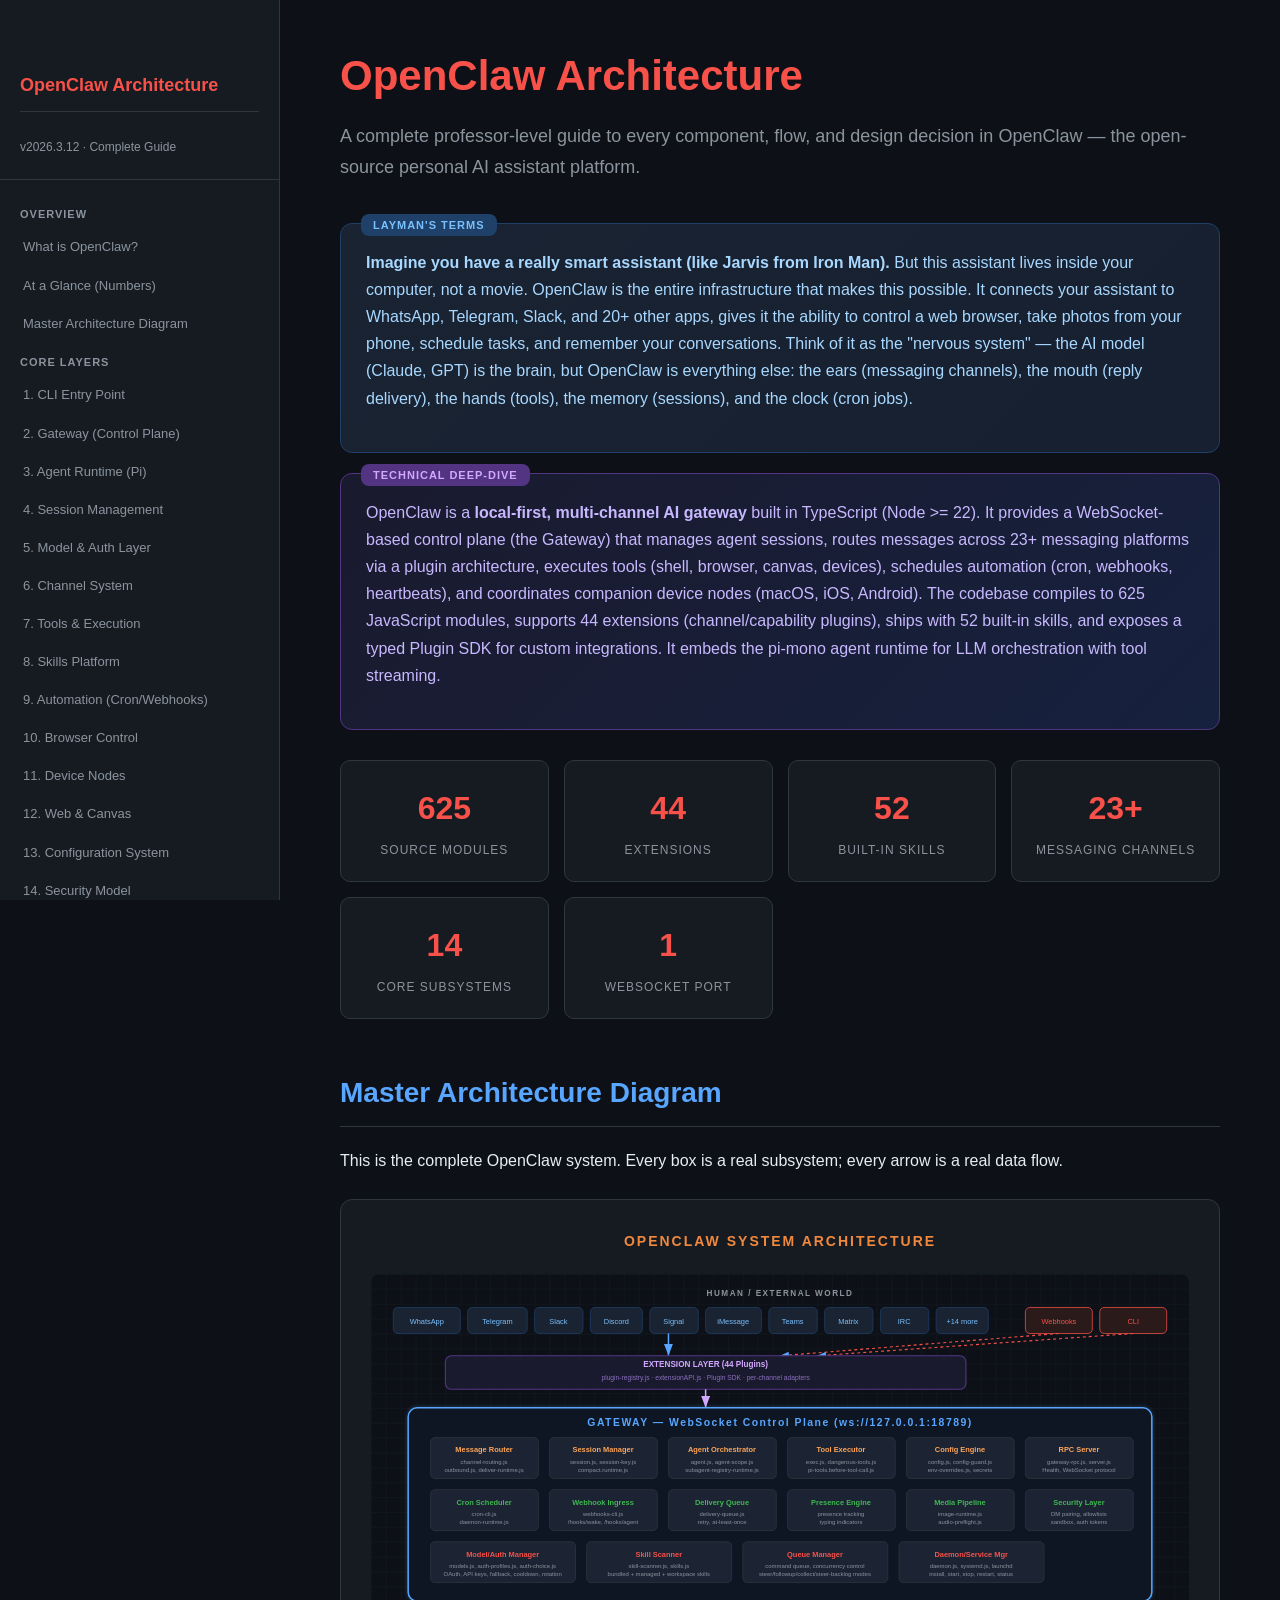
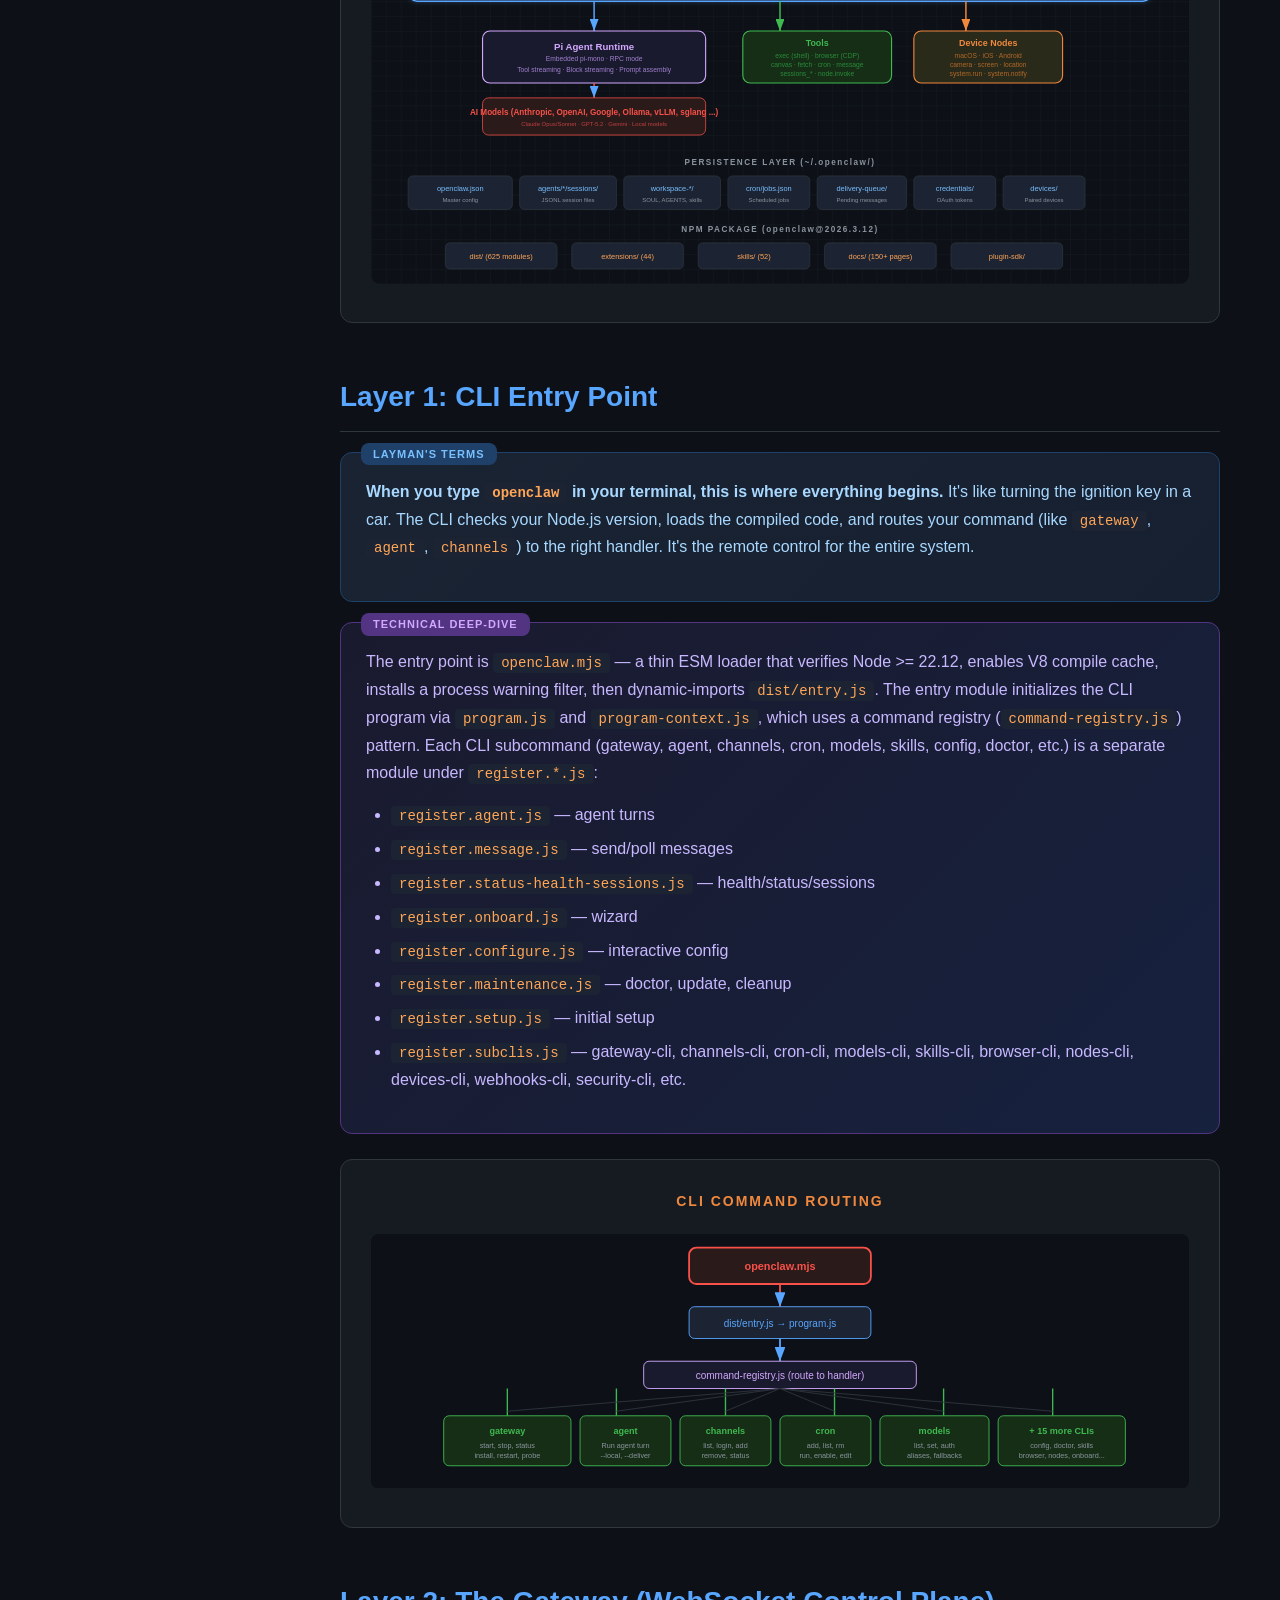
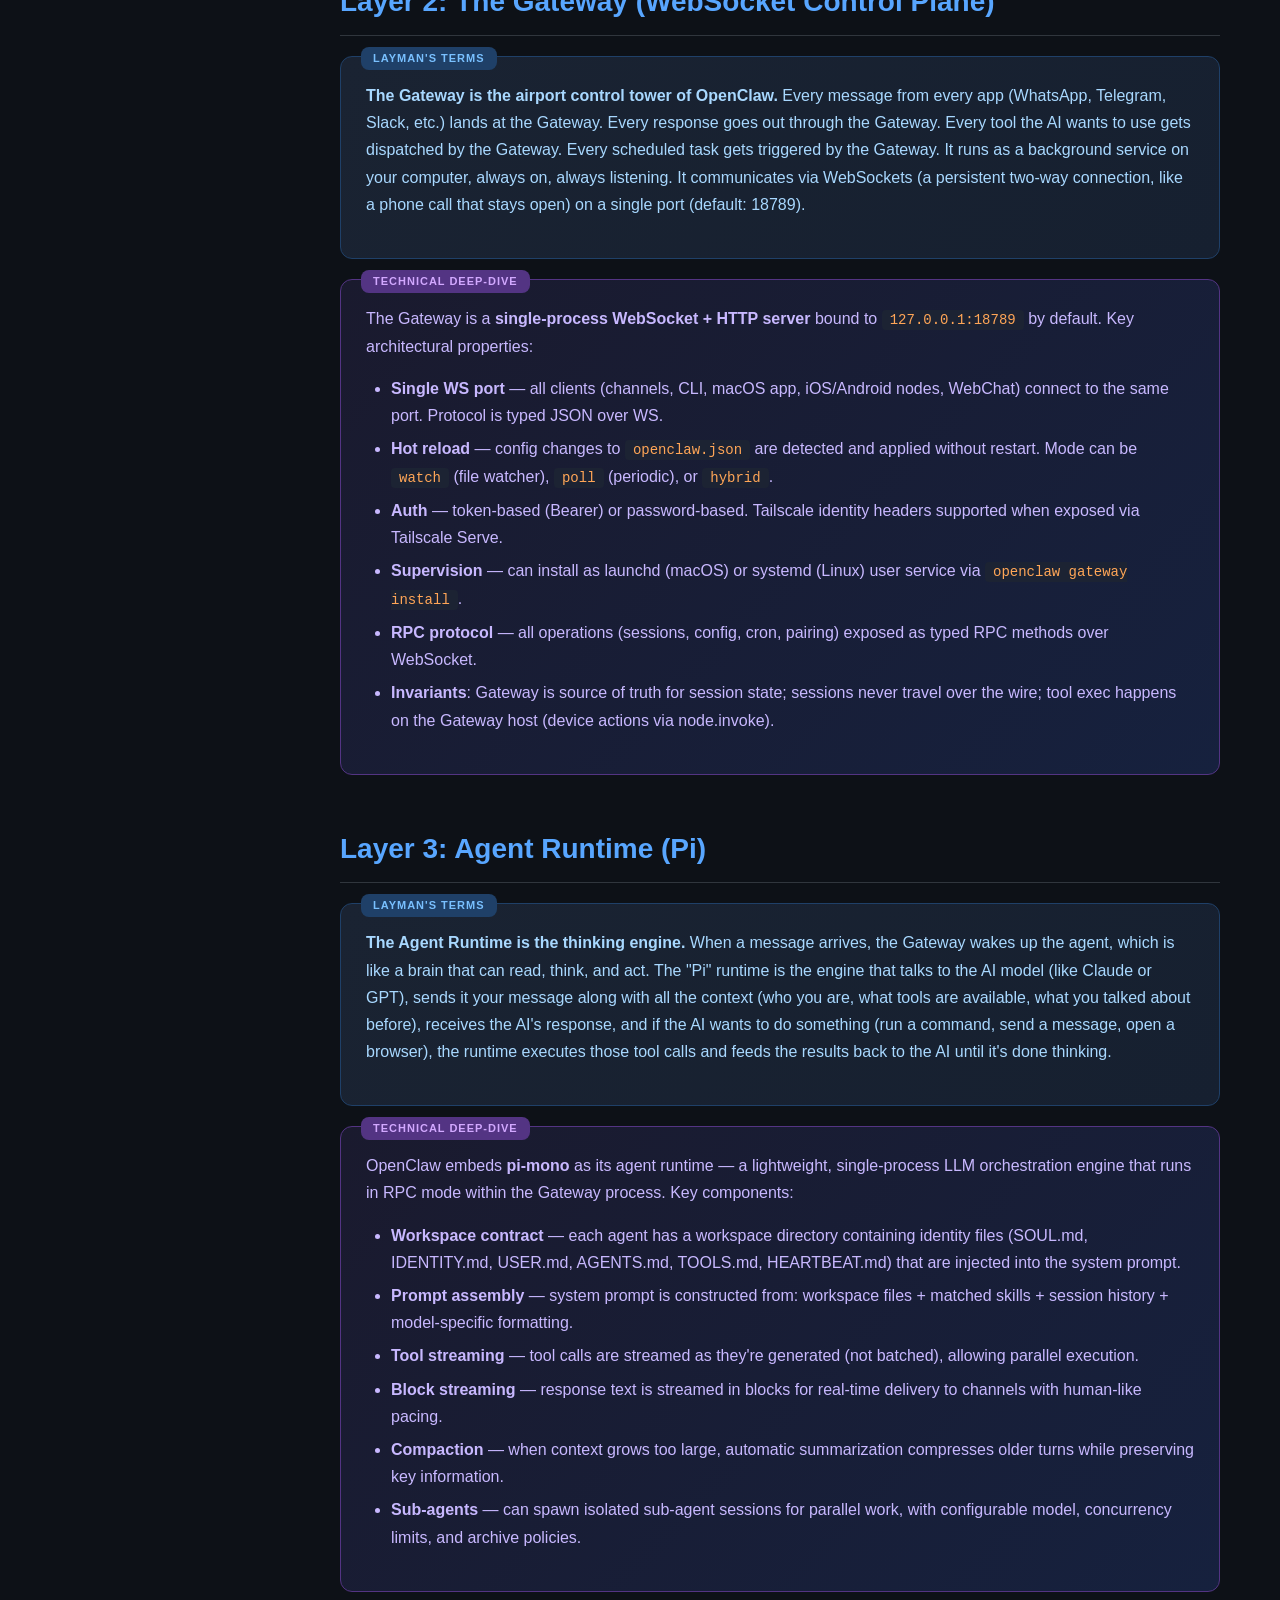
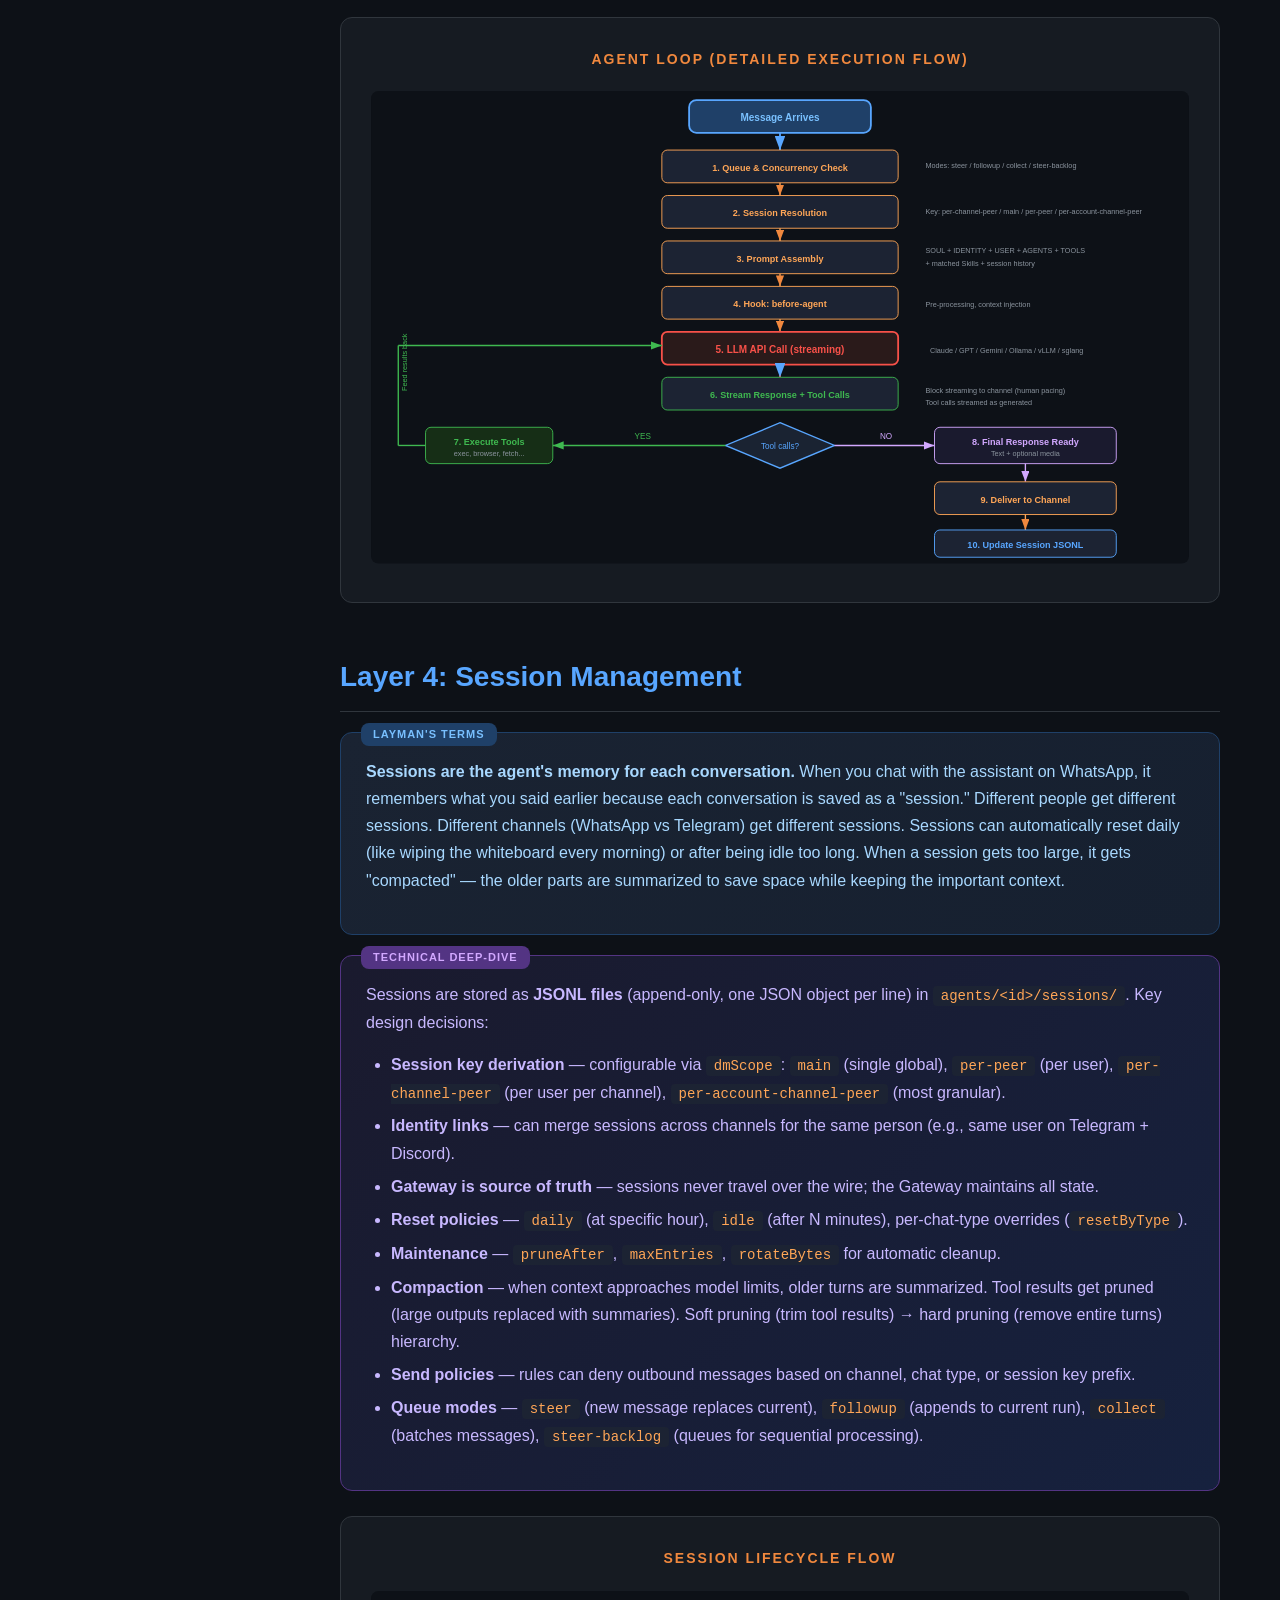
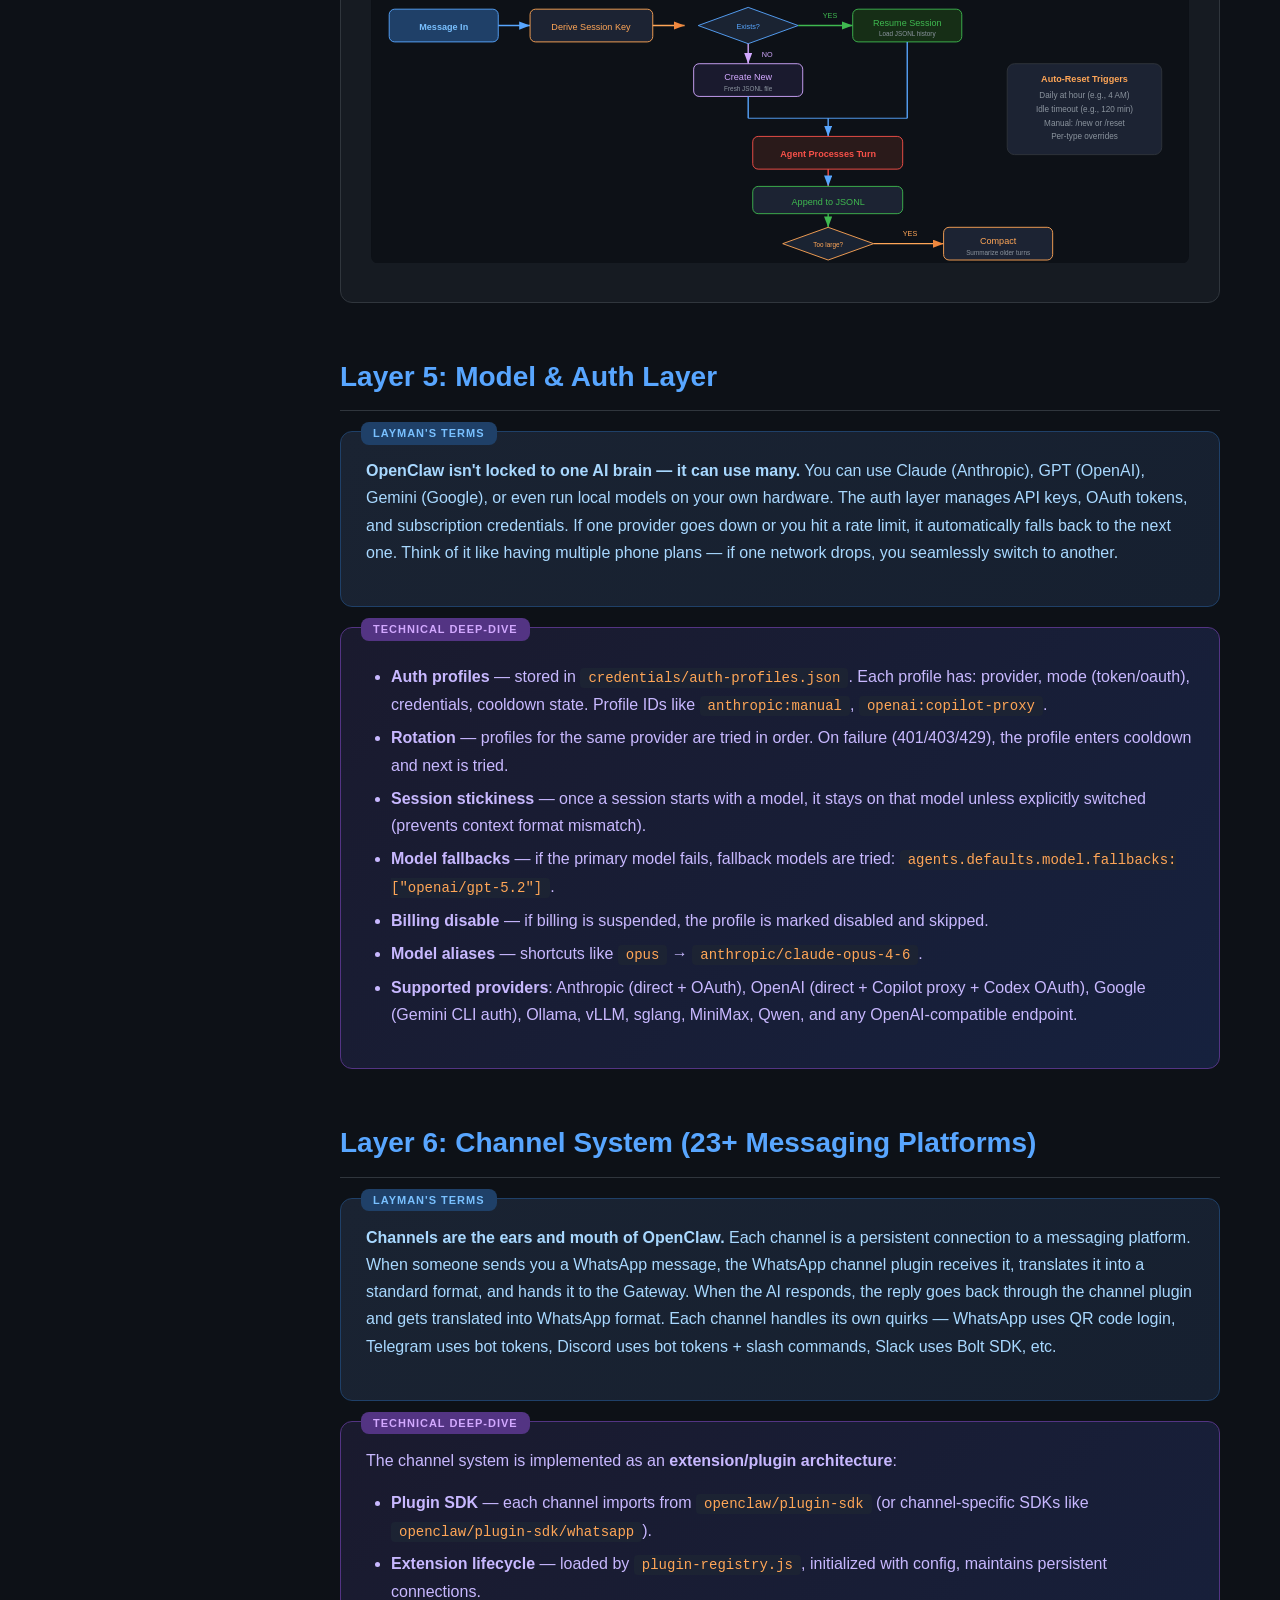
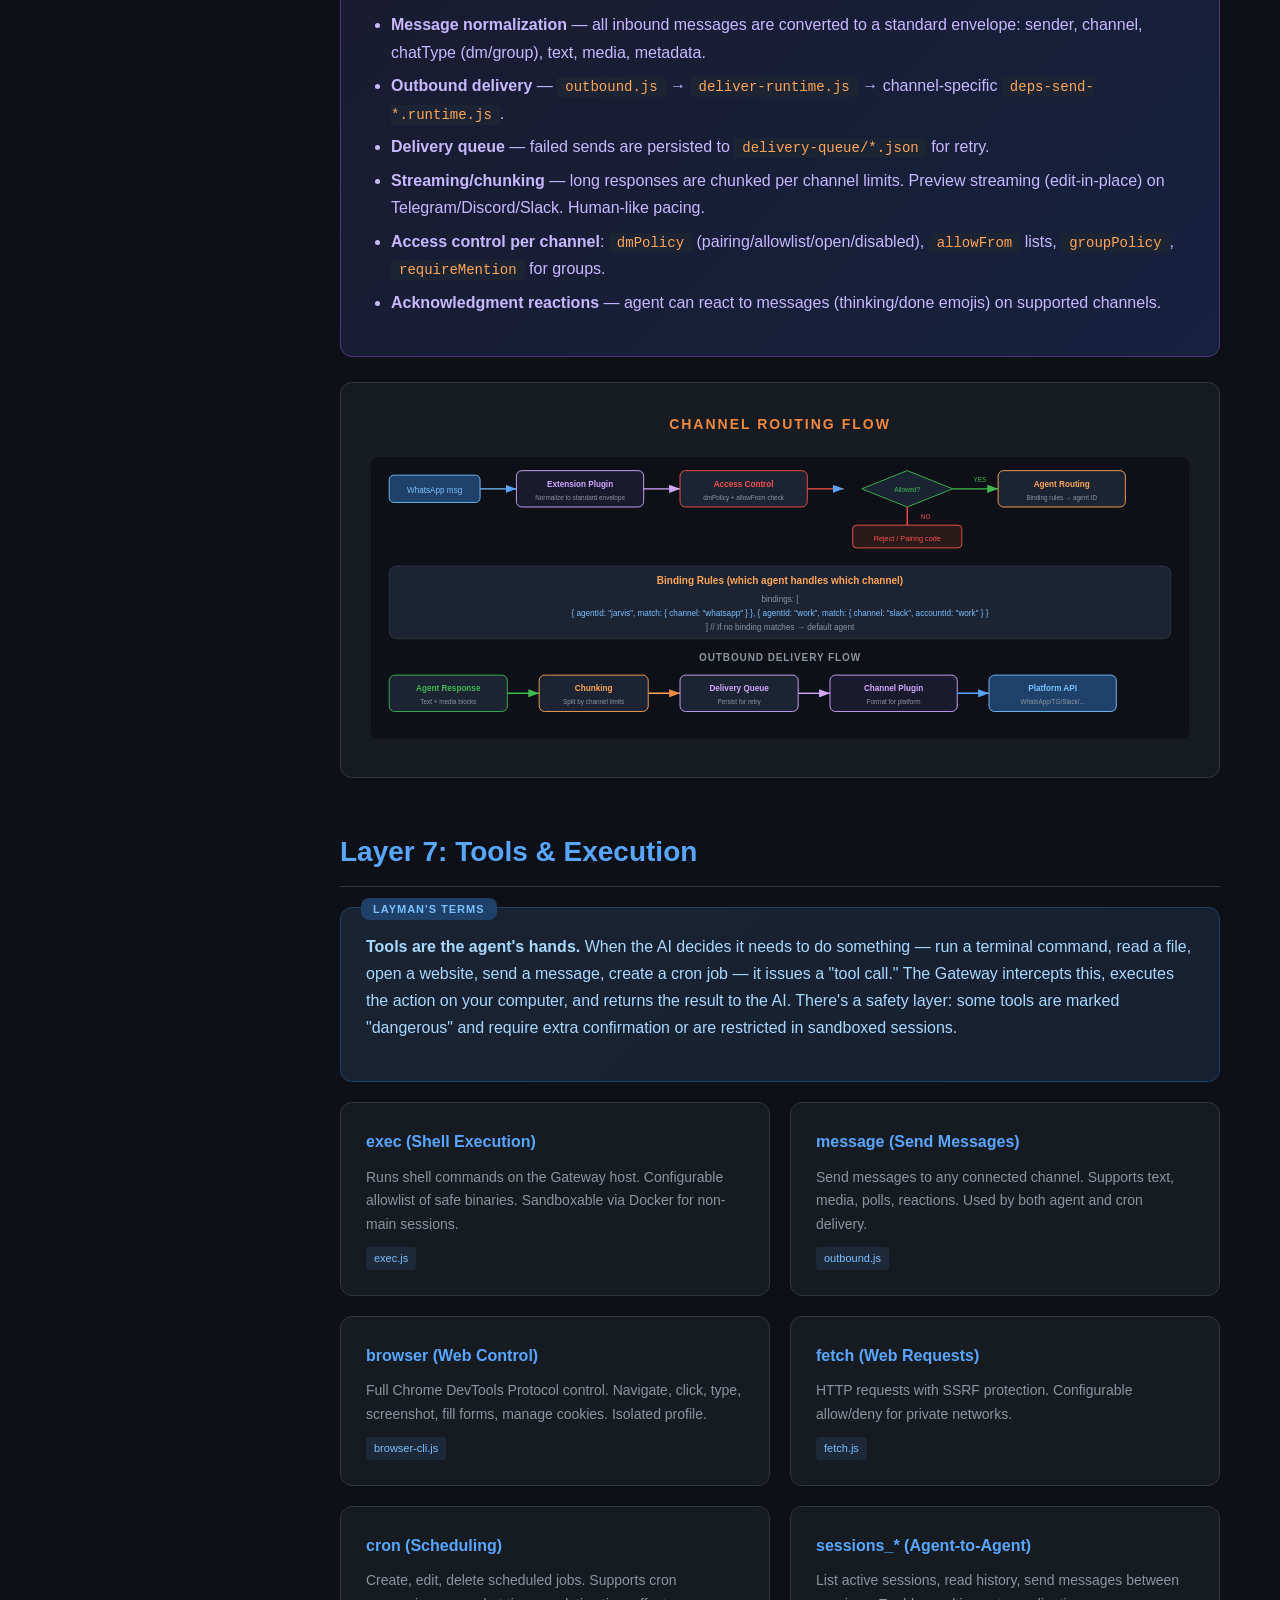
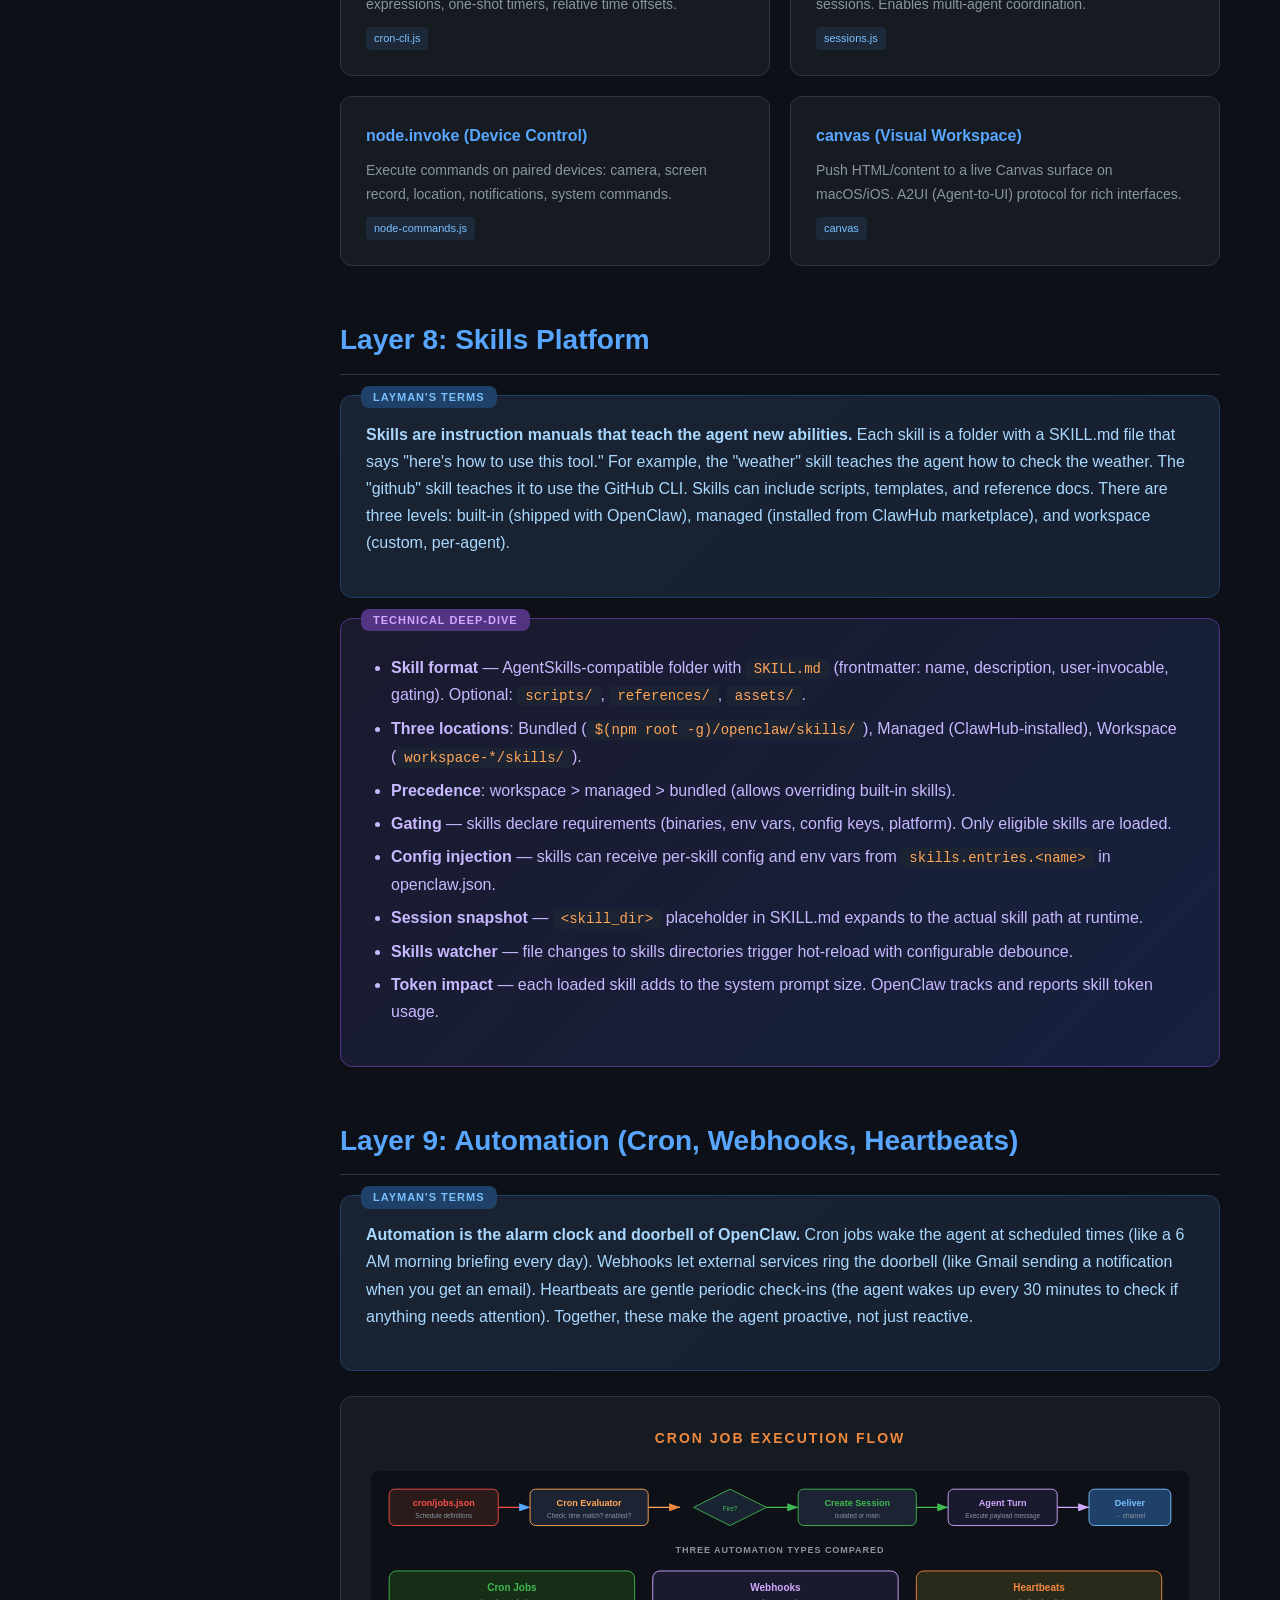
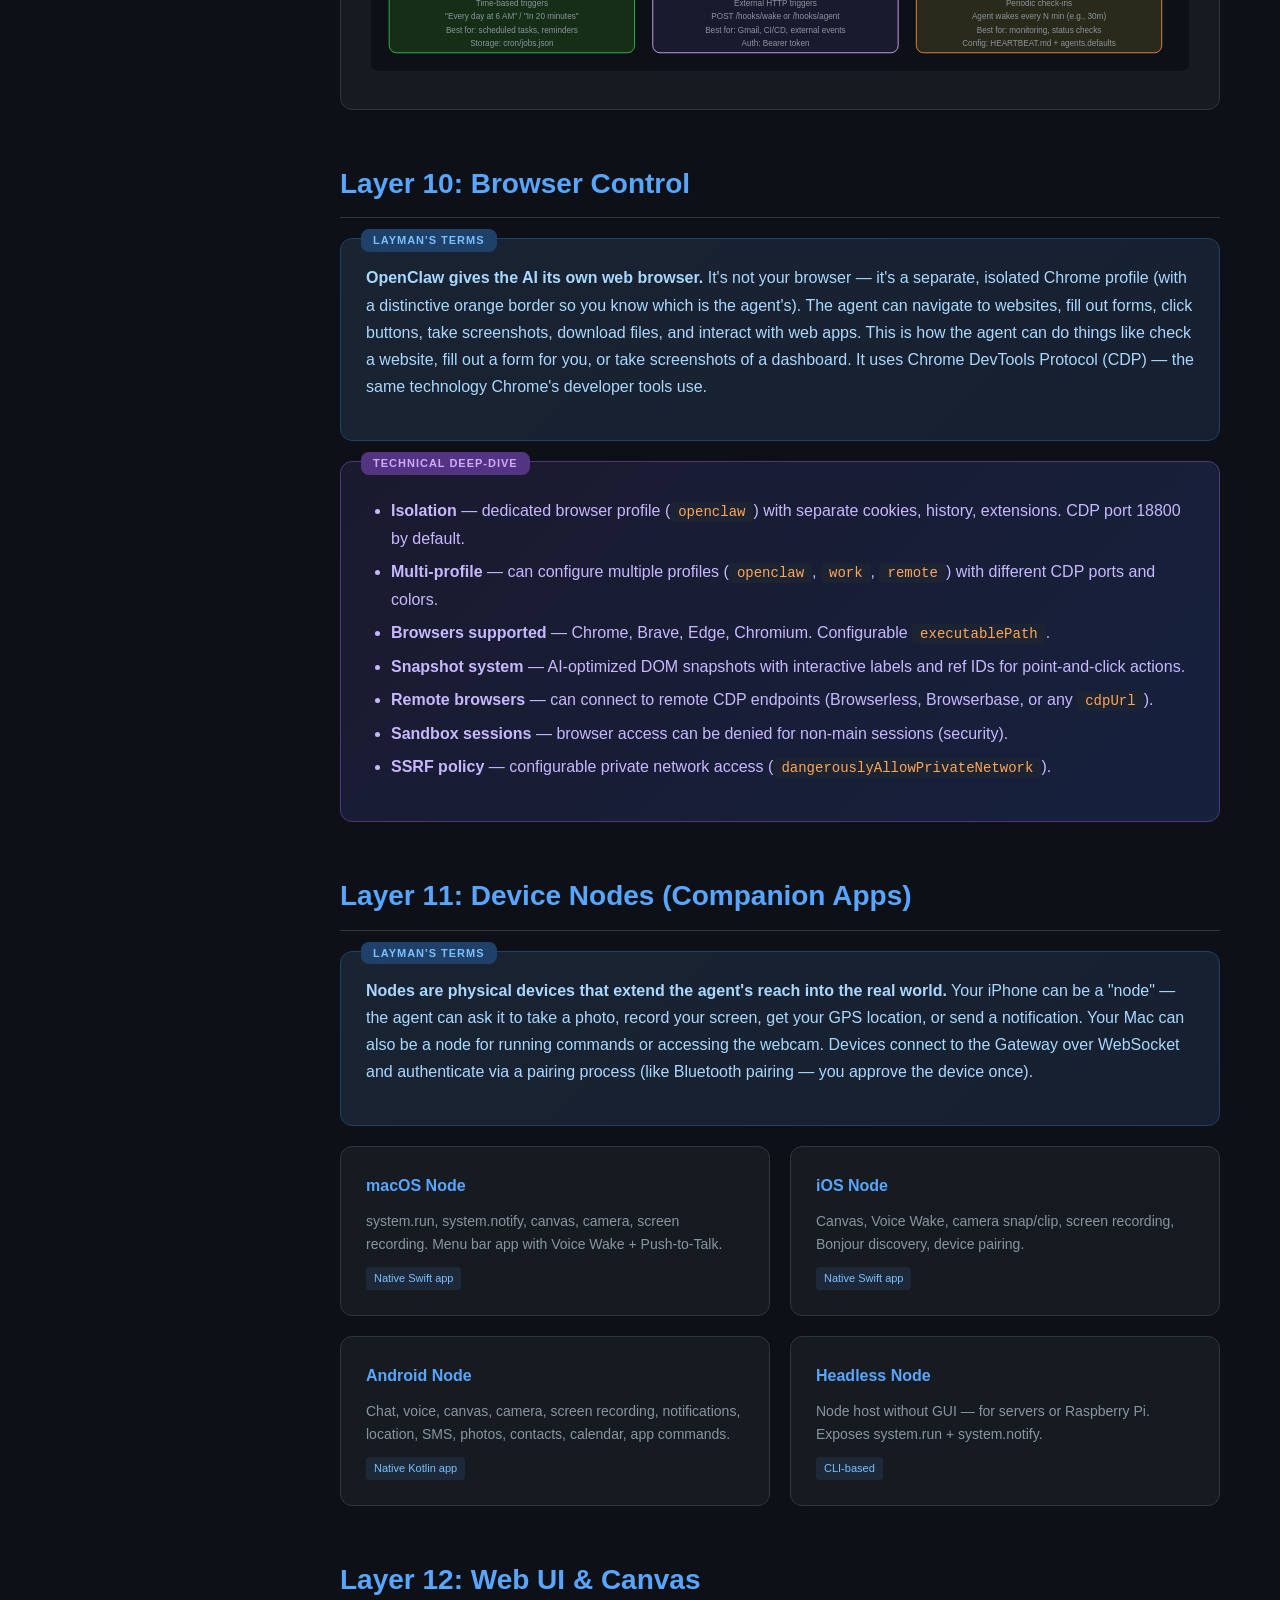
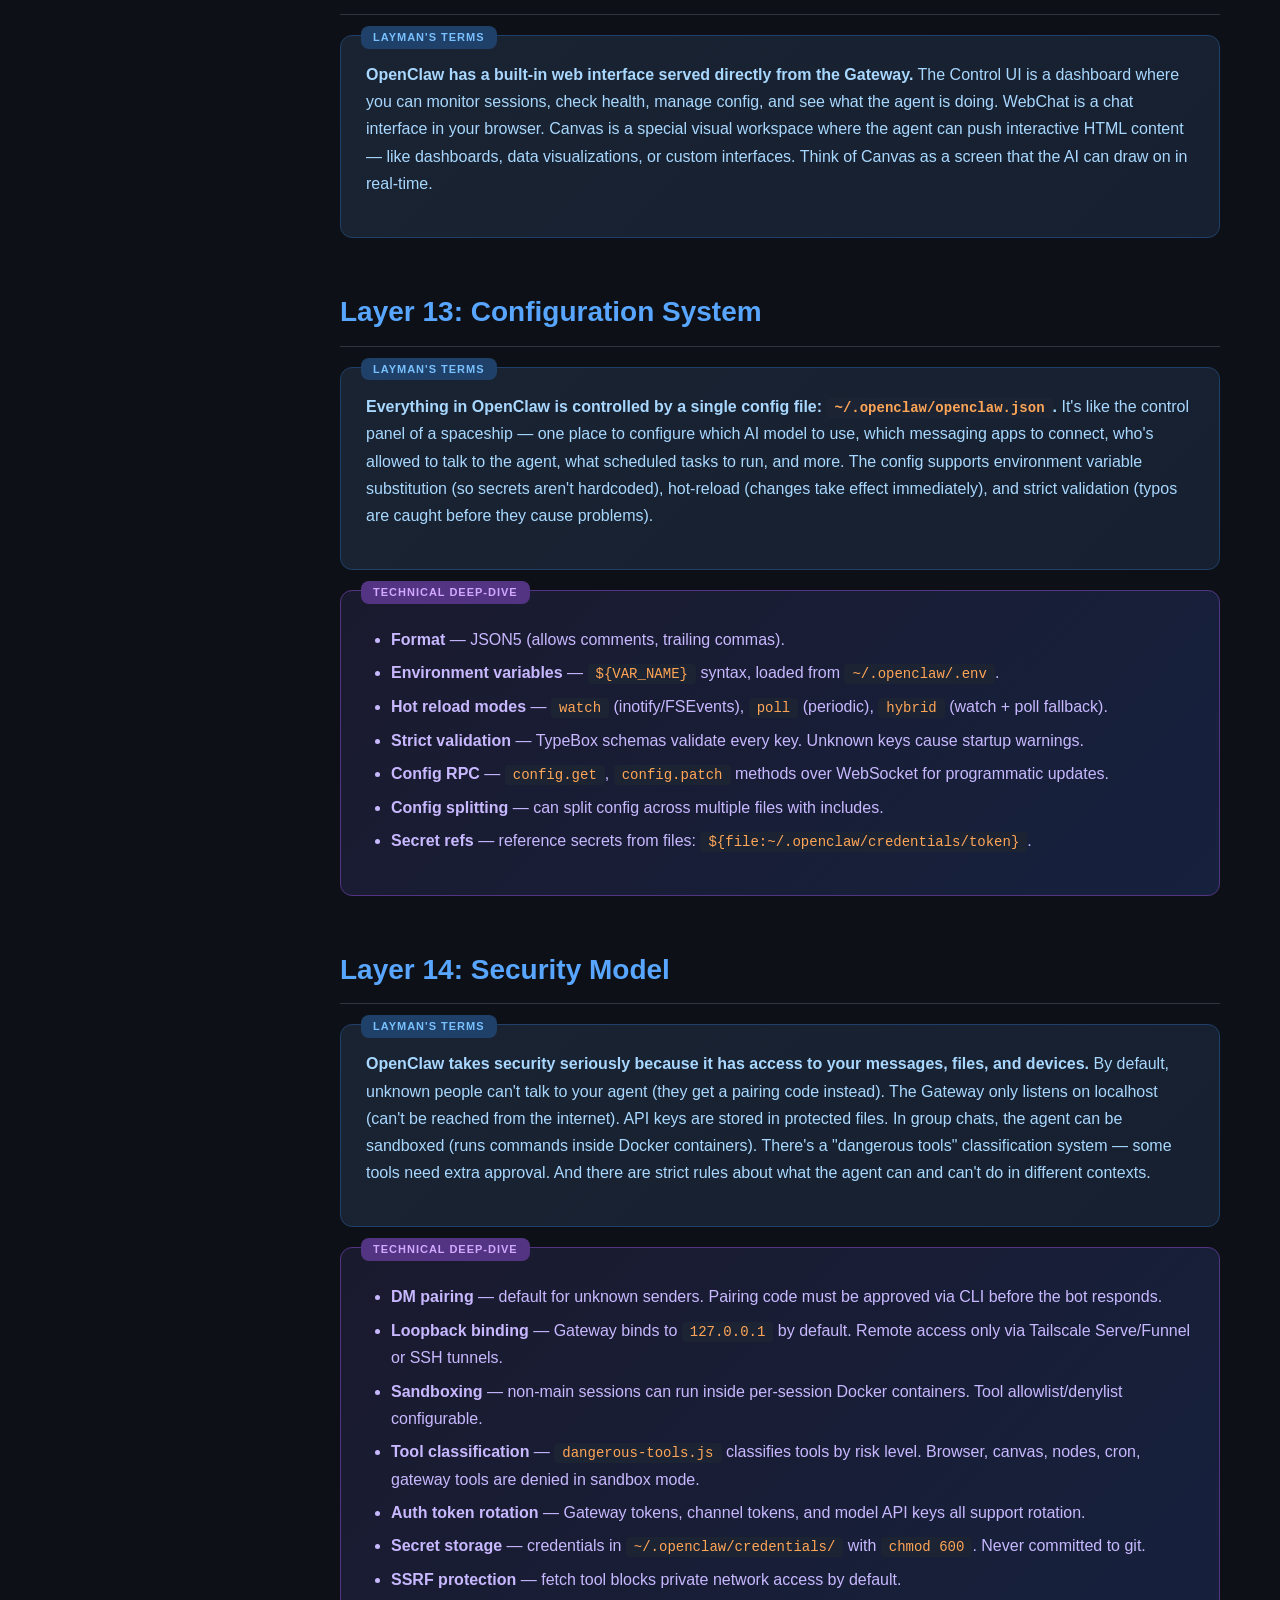
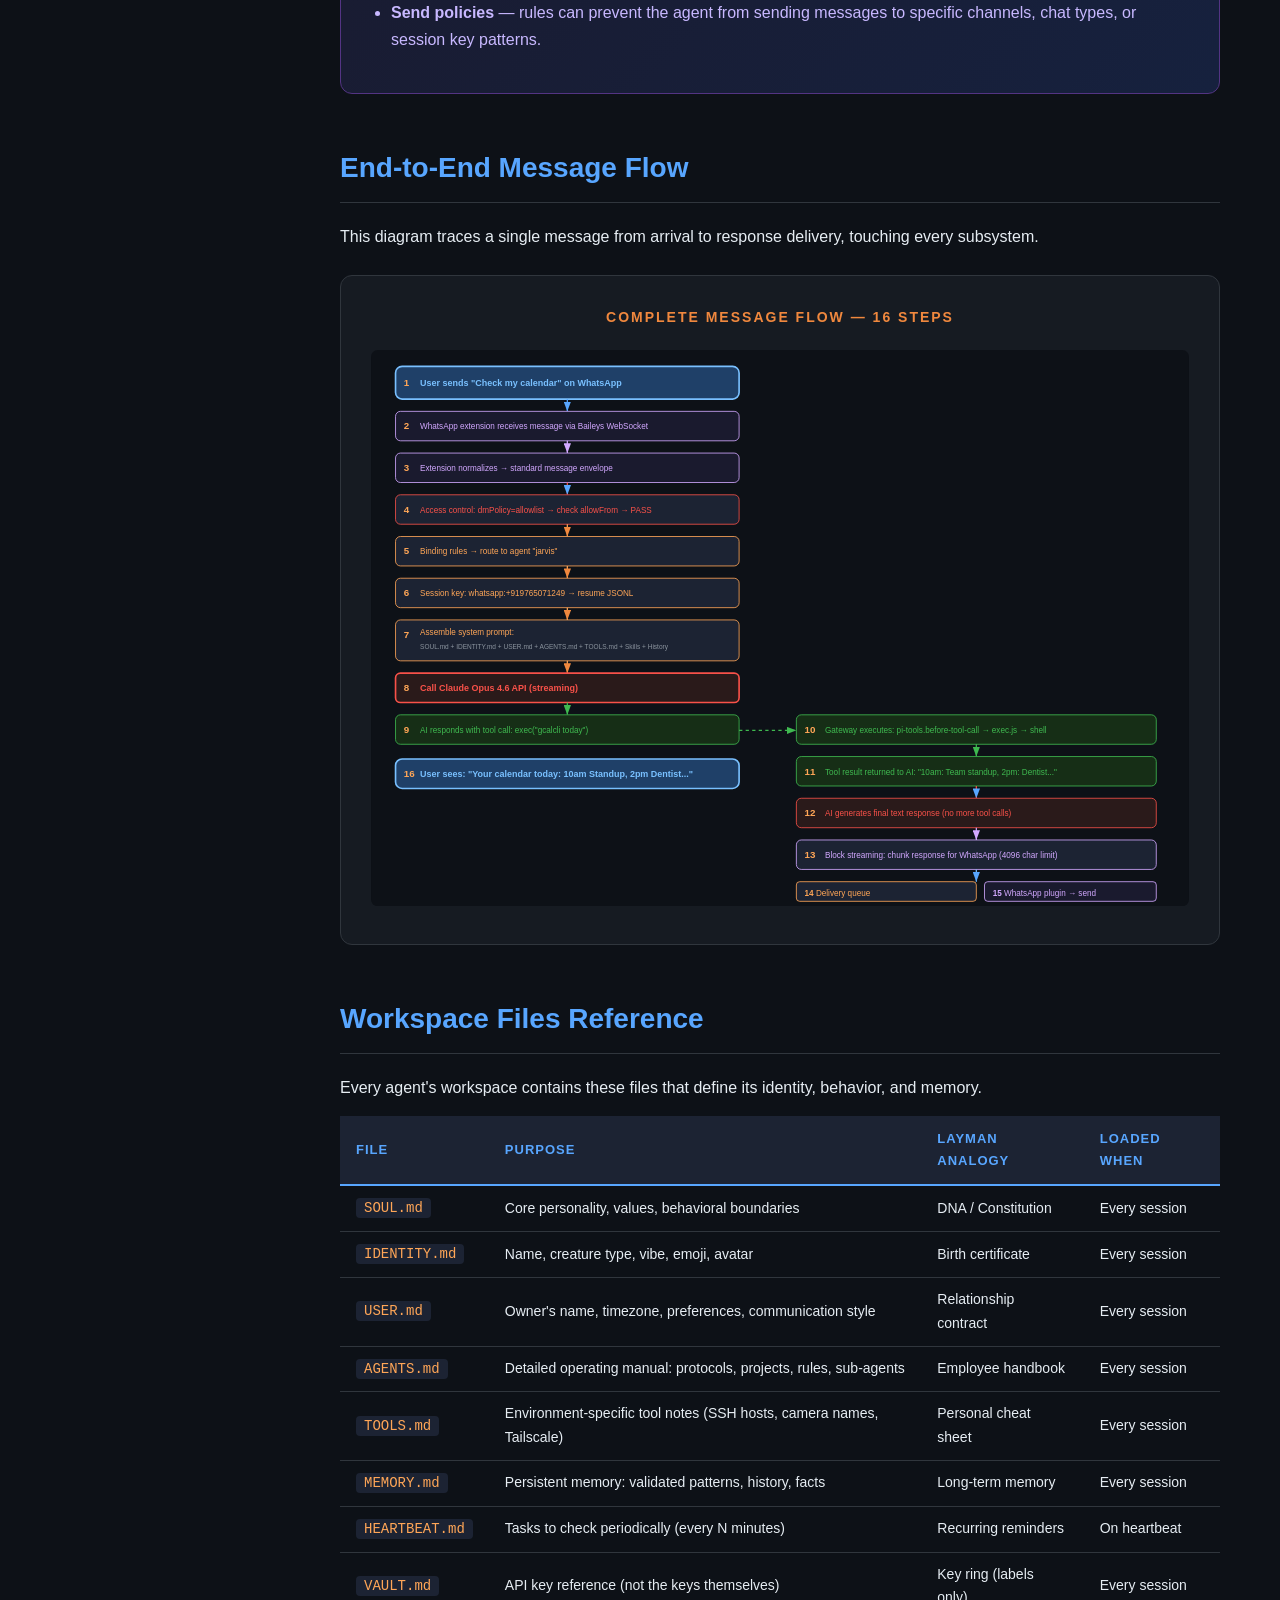
<file: openclaw-architecture.html>
<!DOCTYPE html>
<html lang="en">
<head>
<meta charset="UTF-8">
<meta name="viewport" content="width=device-width, initial-scale=1.0">
<title>OpenClaw Architecture — Complete Deep Dive</title>
<style>
  :root {
    --bg: #0d1117;
    --surface: #161b22;
    --surface2: #1c2333;
    --border: #30363d;
    --text: #e6edf3;
    --text-dim: #8b949e;
    --accent: #f85149;
    --accent2: #58a6ff;
    --accent3: #3fb950;
    --accent4: #d2a8ff;
    --accent5: #f0883e;
    --accent6: #79c0ff;
    --accent7: #ffa657;
  }
  * { box-sizing: border-box; margin: 0; padding: 0; }
  body { font-family: -apple-system, BlinkMacSystemFont, 'Segoe UI', Roboto, sans-serif; background: var(--bg); color: var(--text); line-height: 1.7; }

  /* Navigation */
  .nav { position: fixed; top: 0; left: 0; width: 280px; height: 100vh; background: var(--surface); border-right: 1px solid var(--border); overflow-y: auto; padding: 20px 0; z-index: 100; }
  .nav-logo { padding: 0 20px 20px; border-bottom: 1px solid var(--border); margin-bottom: 15px; }
  .nav-logo h2 { color: var(--accent); font-size: 18px; }
  .nav-logo span { color: var(--text-dim); font-size: 12px; }
  .nav a { display: block; padding: 8px 20px; color: var(--text-dim); text-decoration: none; font-size: 13px; transition: all 0.2s; border-left: 3px solid transparent; }
  .nav a:hover, .nav a.active { color: var(--accent2); background: rgba(88,166,255,0.05); border-left-color: var(--accent2); }
  .nav-section { padding: 10px 20px 5px; color: var(--text-dim); font-size: 11px; text-transform: uppercase; letter-spacing: 1px; font-weight: 600; }

  /* Main Content */
  .main { margin-left: 280px; padding: 40px 60px; max-width: 1200px; }

  h1 { font-size: 42px; color: var(--accent); margin-bottom: 10px; }
  h2 { font-size: 28px; color: var(--accent2); margin: 50px 0 20px; padding-bottom: 10px; border-bottom: 1px solid var(--border); }
  h3 { font-size: 20px; color: var(--accent4); margin: 30px 0 15px; }
  h4 { font-size: 16px; color: var(--accent5); margin: 20px 0 10px; }
  p { margin-bottom: 15px; color: var(--text); }

  .subtitle { color: var(--text-dim); font-size: 18px; margin-bottom: 40px; }

  /* Boxes */
  .layman { background: linear-gradient(135deg, #1a2332, #162030); border: 1px solid #1f4068; border-radius: 12px; padding: 25px; margin: 20px 0; position: relative; }
  .layman::before { content: "Layman's Terms"; position: absolute; top: -10px; left: 20px; background: #1f4068; color: #79c0ff; padding: 2px 12px; border-radius: 8px; font-size: 11px; font-weight: 600; text-transform: uppercase; letter-spacing: 1px; }
  .layman p { color: #a8d8ff; }

  .technical { background: linear-gradient(135deg, #1a1a2e, #16213e); border: 1px solid #533483; border-radius: 12px; padding: 25px; margin: 20px 0; position: relative; }
  .technical::before { content: "Technical Deep-Dive"; position: absolute; top: -10px; left: 20px; background: #533483; color: #d2a8ff; padding: 2px 12px; border-radius: 8px; font-size: 11px; font-weight: 600; text-transform: uppercase; letter-spacing: 1px; }
  .technical p, .technical li { color: #c8b8ff; }

  .key-insight { background: linear-gradient(135deg, #1a2a1a, #162e16); border: 1px solid #238636; border-radius: 12px; padding: 25px; margin: 20px 0; position: relative; }
  .key-insight::before { content: "Key Insight"; position: absolute; top: -10px; left: 20px; background: #238636; color: #3fb950; padding: 2px 12px; border-radius: 8px; font-size: 11px; font-weight: 600; text-transform: uppercase; letter-spacing: 1px; }
  .key-insight p { color: #a8f0b8; }

  /* Diagrams */
  .diagram-container { background: var(--surface); border: 1px solid var(--border); border-radius: 12px; padding: 30px; margin: 25px 0; overflow-x: auto; }
  .diagram-title { text-align: center; color: var(--accent5); font-size: 14px; font-weight: 600; text-transform: uppercase; letter-spacing: 2px; margin-bottom: 20px; }

  svg text { font-family: -apple-system, BlinkMacSystemFont, 'Segoe UI', Roboto, sans-serif; }

  /* Code blocks */
  code { background: var(--surface2); color: var(--accent7); padding: 2px 8px; border-radius: 4px; font-size: 14px; }
  pre { background: var(--surface2); border: 1px solid var(--border); border-radius: 8px; padding: 20px; overflow-x: auto; margin: 15px 0; }
  pre code { background: none; padding: 0; }

  /* Tables */
  table { width: 100%; border-collapse: collapse; margin: 15px 0; }
  th { background: var(--surface2); color: var(--accent2); padding: 12px 16px; text-align: left; font-size: 13px; text-transform: uppercase; letter-spacing: 1px; border-bottom: 2px solid var(--accent2); }
  td { padding: 10px 16px; border-bottom: 1px solid var(--border); color: var(--text); font-size: 14px; }
  tr:hover td { background: rgba(88,166,255,0.03); }

  /* Lists */
  ul, ol { margin: 10px 0 15px 25px; }
  li { margin: 6px 0; color: var(--text); }

  /* Stats bar */
  .stats { display: grid; grid-template-columns: repeat(auto-fit, minmax(180px, 1fr)); gap: 15px; margin: 30px 0; }
  .stat { background: var(--surface); border: 1px solid var(--border); border-radius: 10px; padding: 20px; text-align: center; }
  .stat-num { font-size: 32px; font-weight: 700; color: var(--accent); }
  .stat-label { font-size: 12px; color: var(--text-dim); text-transform: uppercase; letter-spacing: 1px; margin-top: 5px; }

  /* Flow items */
  .flow-step { display: flex; align-items: flex-start; margin: 15px 0; }
  .flow-num { min-width: 36px; height: 36px; background: var(--accent2); color: var(--bg); border-radius: 50%; display: flex; align-items: center; justify-content: center; font-weight: 700; font-size: 14px; margin-right: 15px; flex-shrink: 0; }
  .flow-content h4 { margin: 0 0 5px; color: var(--text); font-size: 15px; }
  .flow-content p { margin: 0; color: var(--text-dim); font-size: 14px; }

  /* Component cards */
  .components { display: grid; grid-template-columns: repeat(auto-fit, minmax(320px, 1fr)); gap: 20px; margin: 20px 0; }
  .component { background: var(--surface); border: 1px solid var(--border); border-radius: 12px; padding: 25px; transition: border-color 0.3s; }
  .component:hover { border-color: var(--accent2); }
  .component h4 { color: var(--accent2); margin: 0 0 10px; font-size: 16px; }
  .component p { color: var(--text-dim); font-size: 14px; margin: 0; }
  .component .tag { display: inline-block; background: rgba(88,166,255,0.1); color: var(--accent6); padding: 2px 8px; border-radius: 4px; font-size: 11px; margin-top: 10px; }

  @media (max-width: 900px) {
    .nav { display: none; }
    .main { margin-left: 0; padding: 20px; }
  }
</style>
</head>
<body>

<!-- Navigation -->
<nav class="nav">
  <div class="nav-logo">
    <h2>OpenClaw Architecture</h2>
    <span>v2026.3.12 &middot; Complete Guide</span>
  </div>
  <div class="nav-section">Overview</div>
  <a href="#what-is">What is OpenClaw?</a>
  <a href="#at-a-glance">At a Glance (Numbers)</a>
  <a href="#master-diagram">Master Architecture Diagram</a>
  <div class="nav-section">Core Layers</div>
  <a href="#layer1">1. CLI Entry Point</a>
  <a href="#layer2">2. Gateway (Control Plane)</a>
  <a href="#layer3">3. Agent Runtime (Pi)</a>
  <a href="#layer4">4. Session Management</a>
  <a href="#layer5">5. Model &amp; Auth Layer</a>
  <a href="#layer6">6. Channel System</a>
  <a href="#layer7">7. Tools &amp; Execution</a>
  <a href="#layer8">8. Skills Platform</a>
  <a href="#layer9">9. Automation (Cron/Webhooks)</a>
  <a href="#layer10">10. Browser Control</a>
  <a href="#layer11">11. Device Nodes</a>
  <a href="#layer12">12. Web &amp; Canvas</a>
  <a href="#layer13">13. Configuration System</a>
  <a href="#layer14">14. Security Model</a>
  <div class="nav-section">Flows</div>
  <a href="#msg-flow">Message Flow (End-to-End)</a>
  <a href="#agent-loop">Agent Loop (Detailed)</a>
  <a href="#session-flow">Session Lifecycle</a>
  <a href="#cron-flow">Cron Execution Flow</a>
  <a href="#channel-routing">Channel Routing Flow</a>
  <div class="nav-section">Reference</div>
  <a href="#workspace-files">Workspace Files</a>
  <a href="#extensions-list">All 44 Extensions</a>
  <a href="#skills-list">All 52 Built-in Skills</a>
  <a href="#module-map">625 Source Module Map</a>
</nav>

<!-- Main Content -->
<div class="main">

<!-- ============================================ -->
<!-- SECTION: WHAT IS OPENCLAW -->
<!-- ============================================ -->
<h1 id="what-is">OpenClaw Architecture</h1>
<p class="subtitle">A complete professor-level guide to every component, flow, and design decision in OpenClaw — the open-source personal AI assistant platform.</p>

<div class="layman">
  <p><strong>Imagine you have a really smart assistant (like Jarvis from Iron Man).</strong> But this assistant lives inside your computer, not a movie. OpenClaw is the entire infrastructure that makes this possible. It connects your assistant to WhatsApp, Telegram, Slack, and 20+ other apps, gives it the ability to control a web browser, take photos from your phone, schedule tasks, and remember your conversations. Think of it as the "nervous system" — the AI model (Claude, GPT) is the brain, but OpenClaw is everything else: the ears (messaging channels), the mouth (reply delivery), the hands (tools), the memory (sessions), and the clock (cron jobs).</p>
</div>

<div class="technical">
  <p>OpenClaw is a <strong>local-first, multi-channel AI gateway</strong> built in TypeScript (Node >= 22). It provides a WebSocket-based control plane (the Gateway) that manages agent sessions, routes messages across 23+ messaging platforms via a plugin architecture, executes tools (shell, browser, canvas, devices), schedules automation (cron, webhooks, heartbeats), and coordinates companion device nodes (macOS, iOS, Android). The codebase compiles to 625 JavaScript modules, supports 44 extensions (channel/capability plugins), ships with 52 built-in skills, and exposes a typed Plugin SDK for custom integrations. It embeds the pi-mono agent runtime for LLM orchestration with tool streaming.</p>
</div>

<!-- Stats -->
<div class="stats" id="at-a-glance">
  <div class="stat"><div class="stat-num">625</div><div class="stat-label">Source Modules</div></div>
  <div class="stat"><div class="stat-num">44</div><div class="stat-label">Extensions</div></div>
  <div class="stat"><div class="stat-num">52</div><div class="stat-label">Built-in Skills</div></div>
  <div class="stat"><div class="stat-num">23+</div><div class="stat-label">Messaging Channels</div></div>
  <div class="stat"><div class="stat-num">14</div><div class="stat-label">Core Subsystems</div></div>
  <div class="stat"><div class="stat-num">1</div><div class="stat-label">WebSocket Port</div></div>
</div>

<!-- ============================================ -->
<!-- MASTER ARCHITECTURE DIAGRAM -->
<!-- ============================================ -->
<h2 id="master-diagram">Master Architecture Diagram</h2>
<p>This is the complete OpenClaw system. Every box is a real subsystem; every arrow is a real data flow.</p>

<div class="diagram-container">
  <div class="diagram-title">OpenClaw System Architecture</div>
  <svg viewBox="0 0 1100 820" xmlns="http://www.w3.org/2000/svg">
    <!-- Background grid -->
    <defs>
      <pattern id="grid" width="20" height="20" patternUnits="userSpaceOnUse"><path d="M 20 0 L 0 0 0 20" fill="none" stroke="#1e2836" stroke-width="0.5"/></pattern>
      <marker id="arrow" markerWidth="8" markerHeight="6" refX="8" refY="3" orient="auto"><path d="M0,0 L8,3 L0,6" fill="#58a6ff"/></marker>
      <marker id="arrow-green" markerWidth="8" markerHeight="6" refX="8" refY="3" orient="auto"><path d="M0,0 L8,3 L0,6" fill="#3fb950"/></marker>
      <marker id="arrow-orange" markerWidth="8" markerHeight="6" refX="8" refY="3" orient="auto"><path d="M0,0 L8,3 L0,6" fill="#f0883e"/></marker>
      <marker id="arrow-purple" markerWidth="8" markerHeight="6" refX="8" refY="3" orient="auto"><path d="M0,0 L8,3 L0,6" fill="#d2a8ff"/></marker>
      <filter id="glow"><feDropShadow dx="0" dy="0" stdDeviation="3" flood-color="#58a6ff" flood-opacity="0.3"/></filter>
    </defs>
    <rect width="1100" height="820" fill="#0d1117" rx="12"/>
    <rect width="1100" height="820" fill="url(#grid)" rx="12"/>

    <!-- USER LAYER (Top) -->
    <text x="550" y="30" fill="#8b949e" font-size="11" text-anchor="middle" font-weight="600" letter-spacing="2">HUMAN / EXTERNAL WORLD</text>

    <!-- Channel boxes -->
    <rect x="30" y="45" width="90" height="35" rx="6" fill="#1a2332" stroke="#1f4068"/>
    <text x="75" y="67" fill="#79c0ff" font-size="10" text-anchor="middle">WhatsApp</text>
    <rect x="130" y="45" width="80" height="35" rx="6" fill="#1a2332" stroke="#1f4068"/>
    <text x="170" y="67" fill="#79c0ff" font-size="10" text-anchor="middle">Telegram</text>
    <rect x="220" y="45" width="65" height="35" rx="6" fill="#1a2332" stroke="#1f4068"/>
    <text x="252" y="67" fill="#79c0ff" font-size="10" text-anchor="middle">Slack</text>
    <rect x="295" y="45" width="70" height="35" rx="6" fill="#1a2332" stroke="#1f4068"/>
    <text x="330" y="67" fill="#79c0ff" font-size="10" text-anchor="middle">Discord</text>
    <rect x="375" y="45" width="65" height="35" rx="6" fill="#1a2332" stroke="#1f4068"/>
    <text x="407" y="67" fill="#79c0ff" font-size="10" text-anchor="middle">Signal</text>
    <rect x="450" y="45" width="75" height="35" rx="6" fill="#1a2332" stroke="#1f4068"/>
    <text x="487" y="67" fill="#79c0ff" font-size="10" text-anchor="middle">iMessage</text>
    <rect x="535" y="45" width="65" height="35" rx="6" fill="#1a2332" stroke="#1f4068"/>
    <text x="567" y="67" fill="#79c0ff" font-size="10" text-anchor="middle">Teams</text>
    <rect x="610" y="45" width="65" height="35" rx="6" fill="#1a2332" stroke="#1f4068"/>
    <text x="642" y="67" fill="#79c0ff" font-size="10" text-anchor="middle">Matrix</text>
    <rect x="685" y="45" width="65" height="35" rx="6" fill="#1a2332" stroke="#1f4068"/>
    <text x="717" y="67" fill="#79c0ff" font-size="10" text-anchor="middle">IRC</text>
    <rect x="760" y="45" width="70" height="35" rx="6" fill="#1a2332" stroke="#1f4068"/>
    <text x="795" y="67" fill="#79c0ff" font-size="10" text-anchor="middle">+14 more</text>

    <!-- Right side: External Inputs -->
    <rect x="880" y="45" width="90" height="35" rx="6" fill="#2a1a1a" stroke="#f85149"/>
    <text x="925" y="67" fill="#f85149" font-size="10" text-anchor="middle">Webhooks</text>
    <rect x="980" y="45" width="90" height="35" rx="6" fill="#2a1a1a" stroke="#f85149"/>
    <text x="1025" y="67" fill="#f85149" font-size="10" text-anchor="middle">CLI</text>

    <!-- Arrows down from channels -->
    <line x1="400" y1="80" x2="400" y2="110" stroke="#58a6ff" stroke-width="2" marker-end="url(#arrow)"/>
    <line x1="925" y1="80" x2="550" y2="110" stroke="#f85149" stroke-width="1.5" stroke-dasharray="4" marker-end="url(#arrow)"/>
    <line x1="1025" y1="80" x2="600" y2="110" stroke="#f85149" stroke-width="1.5" stroke-dasharray="4" marker-end="url(#arrow)"/>

    <!-- ====== EXTENSION LAYER ====== -->
    <rect x="100" y="110" width="700" height="45" rx="8" fill="#1a1a2e" stroke="#533483" stroke-width="1.5"/>
    <text x="450" y="125" fill="#d2a8ff" font-size="11" text-anchor="middle" font-weight="600">EXTENSION LAYER (44 Plugins)</text>
    <text x="450" y="142" fill="#8b6fbf" font-size="9" text-anchor="middle">plugin-registry.js &middot; extensionAPI.js &middot; Plugin SDK &middot; per-channel adapters</text>

    <!-- Arrow down -->
    <line x1="450" y1="155" x2="450" y2="180" stroke="#d2a8ff" stroke-width="2" marker-end="url(#arrow-purple)"/>

    <!-- ====== GATEWAY (Big central box) ====== -->
    <rect x="50" y="180" width="1000" height="260" rx="12" fill="#111820" stroke="#58a6ff" stroke-width="2" filter="url(#glow)"/>
    <text x="550" y="205" fill="#58a6ff" font-size="14" text-anchor="middle" font-weight="700" letter-spacing="2">GATEWAY — WebSocket Control Plane (ws://127.0.0.1:18789)</text>

    <!-- Inside Gateway: Sub-components -->
    <!-- Row 1 -->
    <rect x="80" y="220" width="145" height="55" rx="6" fill="#1c2333" stroke="#30363d"/>
    <text x="152" y="240" fill="#ffa657" font-size="10" text-anchor="middle" font-weight="600">Message Router</text>
    <text x="152" y="255" fill="#8b949e" font-size="8" text-anchor="middle">channel-routing.js</text>
    <text x="152" y="266" fill="#8b949e" font-size="8" text-anchor="middle">outbound.js, deliver-runtime.js</text>

    <rect x="240" y="220" width="145" height="55" rx="6" fill="#1c2333" stroke="#30363d"/>
    <text x="312" y="240" fill="#ffa657" font-size="10" text-anchor="middle" font-weight="600">Session Manager</text>
    <text x="312" y="255" fill="#8b949e" font-size="8" text-anchor="middle">session.js, session-key.js</text>
    <text x="312" y="266" fill="#8b949e" font-size="8" text-anchor="middle">compact.runtime.js</text>

    <rect x="400" y="220" width="145" height="55" rx="6" fill="#1c2333" stroke="#30363d"/>
    <text x="472" y="240" fill="#ffa657" font-size="10" text-anchor="middle" font-weight="600">Agent Orchestrator</text>
    <text x="472" y="255" fill="#8b949e" font-size="8" text-anchor="middle">agent.js, agent-scope.js</text>
    <text x="472" y="266" fill="#8b949e" font-size="8" text-anchor="middle">subagent-registry-runtime.js</text>

    <rect x="560" y="220" width="145" height="55" rx="6" fill="#1c2333" stroke="#30363d"/>
    <text x="632" y="240" fill="#ffa657" font-size="10" text-anchor="middle" font-weight="600">Tool Executor</text>
    <text x="632" y="255" fill="#8b949e" font-size="8" text-anchor="middle">exec.js, dangerous-tools.js</text>
    <text x="632" y="266" fill="#8b949e" font-size="8" text-anchor="middle">pi-tools.before-tool-call.js</text>

    <rect x="720" y="220" width="145" height="55" rx="6" fill="#1c2333" stroke="#30363d"/>
    <text x="792" y="240" fill="#ffa657" font-size="10" text-anchor="middle" font-weight="600">Config Engine</text>
    <text x="792" y="255" fill="#8b949e" font-size="8" text-anchor="middle">config.js, config-guard.js</text>
    <text x="792" y="266" fill="#8b949e" font-size="8" text-anchor="middle">env-overrides.js, secrets</text>

    <rect x="880" y="220" width="145" height="55" rx="6" fill="#1c2333" stroke="#30363d"/>
    <text x="952" y="240" fill="#ffa657" font-size="10" text-anchor="middle" font-weight="600">RPC Server</text>
    <text x="952" y="255" fill="#8b949e" font-size="8" text-anchor="middle">gateway-rpc.js, server.js</text>
    <text x="952" y="266" fill="#8b949e" font-size="8" text-anchor="middle">Health, WebSocket protocol</text>

    <!-- Row 2 -->
    <rect x="80" y="290" width="145" height="55" rx="6" fill="#1c2333" stroke="#30363d"/>
    <text x="152" y="310" fill="#3fb950" font-size="10" text-anchor="middle" font-weight="600">Cron Scheduler</text>
    <text x="152" y="325" fill="#8b949e" font-size="8" text-anchor="middle">cron-cli.js</text>
    <text x="152" y="336" fill="#8b949e" font-size="8" text-anchor="middle">daemon-runtime.js</text>

    <rect x="240" y="290" width="145" height="55" rx="6" fill="#1c2333" stroke="#30363d"/>
    <text x="312" y="310" fill="#3fb950" font-size="10" text-anchor="middle" font-weight="600">Webhook Ingress</text>
    <text x="312" y="325" fill="#8b949e" font-size="8" text-anchor="middle">webhooks-cli.js</text>
    <text x="312" y="336" fill="#8b949e" font-size="8" text-anchor="middle">/hooks/wake, /hooks/agent</text>

    <rect x="400" y="290" width="145" height="55" rx="6" fill="#1c2333" stroke="#30363d"/>
    <text x="472" y="310" fill="#3fb950" font-size="10" text-anchor="middle" font-weight="600">Delivery Queue</text>
    <text x="472" y="325" fill="#8b949e" font-size="8" text-anchor="middle">delivery-queue.js</text>
    <text x="472" y="336" fill="#8b949e" font-size="8" text-anchor="middle">retry, at-least-once</text>

    <rect x="560" y="290" width="145" height="55" rx="6" fill="#1c2333" stroke="#30363d"/>
    <text x="632" y="310" fill="#3fb950" font-size="10" text-anchor="middle" font-weight="600">Presence Engine</text>
    <text x="632" y="325" fill="#8b949e" font-size="8" text-anchor="middle">presence tracking</text>
    <text x="632" y="336" fill="#8b949e" font-size="8" text-anchor="middle">typing indicators</text>

    <rect x="720" y="290" width="145" height="55" rx="6" fill="#1c2333" stroke="#30363d"/>
    <text x="792" y="310" fill="#3fb950" font-size="10" text-anchor="middle" font-weight="600">Media Pipeline</text>
    <text x="792" y="325" fill="#8b949e" font-size="8" text-anchor="middle">image-runtime.js</text>
    <text x="792" y="336" fill="#8b949e" font-size="8" text-anchor="middle">audio-preflight.js</text>

    <rect x="880" y="290" width="145" height="55" rx="6" fill="#1c2333" stroke="#30363d"/>
    <text x="952" y="310" fill="#3fb950" font-size="10" text-anchor="middle" font-weight="600">Security Layer</text>
    <text x="952" y="325" fill="#8b949e" font-size="8" text-anchor="middle">DM pairing, allowlists</text>
    <text x="952" y="336" fill="#8b949e" font-size="8" text-anchor="middle">sandbox, auth tokens</text>

    <!-- Row 3 inside gateway -->
    <rect x="80" y="360" width="195" height="55" rx="6" fill="#1c2333" stroke="#30363d"/>
    <text x="177" y="380" fill="#f85149" font-size="10" text-anchor="middle" font-weight="600">Model/Auth Manager</text>
    <text x="177" y="395" fill="#8b949e" font-size="8" text-anchor="middle">models.js, auth-profiles.js, auth-choice.js</text>
    <text x="177" y="406" fill="#8b949e" font-size="8" text-anchor="middle">OAuth, API keys, fallback, cooldown, rotation</text>

    <rect x="290" y="360" width="195" height="55" rx="6" fill="#1c2333" stroke="#30363d"/>
    <text x="387" y="380" fill="#f85149" font-size="10" text-anchor="middle" font-weight="600">Skill Scanner</text>
    <text x="387" y="395" fill="#8b949e" font-size="8" text-anchor="middle">skill-scanner.js, skills.js</text>
    <text x="387" y="406" fill="#8b949e" font-size="8" text-anchor="middle">bundled + managed + workspace skills</text>

    <rect x="500" y="360" width="195" height="55" rx="6" fill="#1c2333" stroke="#30363d"/>
    <text x="597" y="380" fill="#f85149" font-size="10" text-anchor="middle" font-weight="600">Queue Manager</text>
    <text x="597" y="395" fill="#8b949e" font-size="8" text-anchor="middle">command queue, concurrency control</text>
    <text x="597" y="406" fill="#8b949e" font-size="8" text-anchor="middle">steer/followup/collect/steer-backlog modes</text>

    <rect x="710" y="360" width="195" height="55" rx="6" fill="#1c2333" stroke="#30363d"/>
    <text x="807" y="380" fill="#f85149" font-size="10" text-anchor="middle" font-weight="600">Daemon/Service Mgr</text>
    <text x="807" y="395" fill="#8b949e" font-size="8" text-anchor="middle">daemon.js, systemd.js, launchd</text>
    <text x="807" y="406" fill="#8b949e" font-size="8" text-anchor="middle">install, start, stop, restart, status</text>

    <!-- Arrows from gateway down -->
    <line x1="300" y1="440" x2="300" y2="480" stroke="#58a6ff" stroke-width="2" marker-end="url(#arrow)"/>
    <line x1="550" y1="440" x2="550" y2="480" stroke="#3fb950" stroke-width="2" marker-end="url(#arrow-green)"/>
    <line x1="800" y1="440" x2="800" y2="480" stroke="#f0883e" stroke-width="2" marker-end="url(#arrow-orange)"/>

    <!-- ====== PI AGENT RUNTIME ====== -->
    <rect x="150" y="480" width="300" height="70" rx="10" fill="#1a1a2e" stroke="#d2a8ff" stroke-width="1.5"/>
    <text x="300" y="505" fill="#d2a8ff" font-size="13" text-anchor="middle" font-weight="700">Pi Agent Runtime</text>
    <text x="300" y="520" fill="#a080cf" font-size="9" text-anchor="middle">Embedded pi-mono &middot; RPC mode</text>
    <text x="300" y="535" fill="#a080cf" font-size="9" text-anchor="middle">Tool streaming &middot; Block streaming &middot; Prompt assembly</text>

    <!-- AI MODELS -->
    <rect x="150" y="570" width="300" height="50" rx="8" fill="#2a1a1a" stroke="#f85149"/>
    <text x="300" y="593" fill="#f85149" font-size="11" text-anchor="middle" font-weight="600">AI Models (Anthropic, OpenAI, Google, Ollama, vLLM, sglang ...)</text>
    <text x="300" y="608" fill="#c04040" font-size="8" text-anchor="middle">Claude Opus/Sonnet &middot; GPT-5.2 &middot; Gemini &middot; Local models</text>
    <line x1="300" y1="550" x2="300" y2="570" stroke="#f85149" stroke-width="2" marker-end="url(#arrow)"/>

    <!-- ====== TOOLS LAYER ====== -->
    <rect x="500" y="480" width="200" height="70" rx="10" fill="#162e16" stroke="#3fb950" stroke-width="1.5"/>
    <text x="600" y="500" fill="#3fb950" font-size="12" text-anchor="middle" font-weight="700">Tools</text>
    <text x="600" y="516" fill="#2a8a3a" font-size="9" text-anchor="middle">exec (shell) &middot; browser (CDP)</text>
    <text x="600" y="528" fill="#2a8a3a" font-size="9" text-anchor="middle">canvas &middot; fetch &middot; cron &middot; message</text>
    <text x="600" y="540" fill="#2a8a3a" font-size="9" text-anchor="middle">sessions_* &middot; node.invoke</text>

    <!-- ====== NODES (Devices) ====== -->
    <rect x="730" y="480" width="200" height="70" rx="10" fill="#2a2a1a" stroke="#f0883e" stroke-width="1.5"/>
    <text x="830" y="500" fill="#f0883e" font-size="12" text-anchor="middle" font-weight="700">Device Nodes</text>
    <text x="830" y="516" fill="#b06828" font-size="9" text-anchor="middle">macOS &middot; iOS &middot; Android</text>
    <text x="830" y="528" fill="#b06828" font-size="9" text-anchor="middle">camera &middot; screen &middot; location</text>
    <text x="830" y="540" fill="#b06828" font-size="9" text-anchor="middle">system.run &middot; system.notify</text>

    <!-- STORAGE LAYER -->
    <text x="550" y="660" fill="#8b949e" font-size="11" text-anchor="middle" font-weight="600" letter-spacing="2">PERSISTENCE LAYER (~/.openclaw/)</text>

    <rect x="50" y="675" width="140" height="45" rx="6" fill="#1c2333" stroke="#30363d"/>
    <text x="120" y="695" fill="#79c0ff" font-size="10" text-anchor="middle">openclaw.json</text>
    <text x="120" y="710" fill="#8b949e" font-size="8" text-anchor="middle">Master config</text>

    <rect x="200" y="675" width="130" height="45" rx="6" fill="#1c2333" stroke="#30363d"/>
    <text x="265" y="695" fill="#79c0ff" font-size="10" text-anchor="middle">agents/*/sessions/</text>
    <text x="265" y="710" fill="#8b949e" font-size="8" text-anchor="middle">JSONL session files</text>

    <rect x="340" y="675" width="130" height="45" rx="6" fill="#1c2333" stroke="#30363d"/>
    <text x="405" y="695" fill="#79c0ff" font-size="10" text-anchor="middle">workspace-*/</text>
    <text x="405" y="710" fill="#8b949e" font-size="8" text-anchor="middle">SOUL, AGENTS, skills</text>

    <rect x="480" y="675" width="110" height="45" rx="6" fill="#1c2333" stroke="#30363d"/>
    <text x="535" y="695" fill="#79c0ff" font-size="10" text-anchor="middle">cron/jobs.json</text>
    <text x="535" y="710" fill="#8b949e" font-size="8" text-anchor="middle">Scheduled jobs</text>

    <rect x="600" y="675" width="120" height="45" rx="6" fill="#1c2333" stroke="#30363d"/>
    <text x="660" y="695" fill="#79c0ff" font-size="10" text-anchor="middle">delivery-queue/</text>
    <text x="660" y="710" fill="#8b949e" font-size="8" text-anchor="middle">Pending messages</text>

    <rect x="730" y="675" width="110" height="45" rx="6" fill="#1c2333" stroke="#30363d"/>
    <text x="785" y="695" fill="#79c0ff" font-size="10" text-anchor="middle">credentials/</text>
    <text x="785" y="710" fill="#8b949e" font-size="8" text-anchor="middle">OAuth tokens</text>

    <rect x="850" y="675" width="110" height="45" rx="6" fill="#1c2333" stroke="#30363d"/>
    <text x="905" y="695" fill="#79c0ff" font-size="10" text-anchor="middle">devices/</text>
    <text x="905" y="710" fill="#8b949e" font-size="8" text-anchor="middle">Paired devices</text>

    <!-- NPM PACKAGE -->
    <text x="550" y="750" fill="#8b949e" font-size="11" text-anchor="middle" font-weight="600" letter-spacing="2">NPM PACKAGE (openclaw@2026.3.12)</text>
    <rect x="100" y="765" width="150" height="35" rx="6" fill="#1c2333" stroke="#30363d"/>
    <text x="175" y="787" fill="#ffa657" font-size="10" text-anchor="middle">dist/ (625 modules)</text>
    <rect x="270" y="765" width="150" height="35" rx="6" fill="#1c2333" stroke="#30363d"/>
    <text x="345" y="787" fill="#ffa657" font-size="10" text-anchor="middle">extensions/ (44)</text>
    <rect x="440" y="765" width="150" height="35" rx="6" fill="#1c2333" stroke="#30363d"/>
    <text x="515" y="787" fill="#ffa657" font-size="10" text-anchor="middle">skills/ (52)</text>
    <rect x="610" y="765" width="150" height="35" rx="6" fill="#1c2333" stroke="#30363d"/>
    <text x="685" y="787" fill="#ffa657" font-size="10" text-anchor="middle">docs/ (150+ pages)</text>
    <rect x="780" y="765" width="150" height="35" rx="6" fill="#1c2333" stroke="#30363d"/>
    <text x="855" y="787" fill="#ffa657" font-size="10" text-anchor="middle">plugin-sdk/</text>
  </svg>
</div>

<!-- ============================================ -->
<!-- LAYER 1: CLI ENTRY POINT -->
<!-- ============================================ -->
<h2 id="layer1">Layer 1: CLI Entry Point</h2>

<div class="layman">
  <p><strong>When you type <code>openclaw</code> in your terminal, this is where everything begins.</strong> It's like turning the ignition key in a car. The CLI checks your Node.js version, loads the compiled code, and routes your command (like <code>gateway</code>, <code>agent</code>, <code>channels</code>) to the right handler. It's the remote control for the entire system.</p>
</div>

<div class="technical">
  <p>The entry point is <code>openclaw.mjs</code> — a thin ESM loader that verifies Node >= 22.12, enables V8 compile cache, installs a process warning filter, then dynamic-imports <code>dist/entry.js</code>. The entry module initializes the CLI program via <code>program.js</code> and <code>program-context.js</code>, which uses a command registry (<code>command-registry.js</code>) pattern. Each CLI subcommand (gateway, agent, channels, cron, models, skills, config, doctor, etc.) is a separate module under <code>register.*.js</code>:</p>
  <ul>
    <li><code>register.agent.js</code> — agent turns</li>
    <li><code>register.message.js</code> — send/poll messages</li>
    <li><code>register.status-health-sessions.js</code> — health/status/sessions</li>
    <li><code>register.onboard.js</code> — wizard</li>
    <li><code>register.configure.js</code> — interactive config</li>
    <li><code>register.maintenance.js</code> — doctor, update, cleanup</li>
    <li><code>register.setup.js</code> — initial setup</li>
    <li><code>register.subclis.js</code> — gateway-cli, channels-cli, cron-cli, models-cli, skills-cli, browser-cli, nodes-cli, devices-cli, webhooks-cli, security-cli, etc.</li>
  </ul>
</div>

<div class="diagram-container">
  <div class="diagram-title">CLI Command Routing</div>
  <svg viewBox="0 0 900 280" xmlns="http://www.w3.org/2000/svg">
    <rect width="900" height="280" fill="#0d1117" rx="8"/>
    <!-- Entry -->
    <rect x="350" y="15" width="200" height="40" rx="8" fill="#2a1a1a" stroke="#f85149" stroke-width="2"/>
    <text x="450" y="40" fill="#f85149" font-size="12" text-anchor="middle" font-weight="700">openclaw.mjs</text>
    <line x1="450" y1="55" x2="450" y2="80" stroke="#f85149" stroke-width="2" marker-end="url(#arrow)"/>

    <rect x="350" y="80" width="200" height="35" rx="6" fill="#1c2333" stroke="#58a6ff"/>
    <text x="450" y="102" fill="#58a6ff" font-size="11" text-anchor="middle">dist/entry.js → program.js</text>
    <line x1="450" y1="115" x2="450" y2="140" stroke="#58a6ff" stroke-width="2" marker-end="url(#arrow)"/>

    <rect x="300" y="140" width="300" height="30" rx="6" fill="#1a1a2e" stroke="#d2a8ff"/>
    <text x="450" y="160" fill="#d2a8ff" font-size="11" text-anchor="middle">command-registry.js (route to handler)</text>

    <!-- Fan out -->
    <line x1="150" y1="170" x2="150" y2="200" stroke="#3fb950" stroke-width="1.5"/>
    <line x1="270" y1="170" x2="270" y2="200" stroke="#3fb950" stroke-width="1.5"/>
    <line x1="390" y1="170" x2="390" y2="200" stroke="#3fb950" stroke-width="1.5"/>
    <line x1="510" y1="170" x2="510" y2="200" stroke="#3fb950" stroke-width="1.5"/>
    <line x1="630" y1="170" x2="630" y2="200" stroke="#3fb950" stroke-width="1.5"/>
    <line x1="750" y1="170" x2="750" y2="200" stroke="#3fb950" stroke-width="1.5"/>
    <line x1="450" y1="170" x2="150" y2="195" stroke="#30363d" stroke-width="1"/>
    <line x1="450" y1="170" x2="270" y2="195" stroke="#30363d" stroke-width="1"/>
    <line x1="450" y1="170" x2="390" y2="195" stroke="#30363d" stroke-width="1"/>
    <line x1="450" y1="170" x2="510" y2="195" stroke="#30363d" stroke-width="1"/>
    <line x1="450" y1="170" x2="630" y2="195" stroke="#30363d" stroke-width="1"/>
    <line x1="450" y1="170" x2="750" y2="195" stroke="#30363d" stroke-width="1"/>

    <rect x="80" y="200" width="140" height="55" rx="6" fill="#162e16" stroke="#3fb950"/>
    <text x="150" y="220" fill="#3fb950" font-size="10" text-anchor="middle" font-weight="600">gateway</text>
    <text x="150" y="235" fill="#8b949e" font-size="8" text-anchor="middle">start, stop, status</text>
    <text x="150" y="246" fill="#8b949e" font-size="8" text-anchor="middle">install, restart, probe</text>

    <rect x="230" y="200" width="100" height="55" rx="6" fill="#162e16" stroke="#3fb950"/>
    <text x="280" y="220" fill="#3fb950" font-size="10" text-anchor="middle" font-weight="600">agent</text>
    <text x="280" y="235" fill="#8b949e" font-size="8" text-anchor="middle">Run agent turn</text>
    <text x="280" y="246" fill="#8b949e" font-size="8" text-anchor="middle">--local, --deliver</text>

    <rect x="340" y="200" width="100" height="55" rx="6" fill="#162e16" stroke="#3fb950"/>
    <text x="390" y="220" fill="#3fb950" font-size="10" text-anchor="middle" font-weight="600">channels</text>
    <text x="390" y="235" fill="#8b949e" font-size="8" text-anchor="middle">list, login, add</text>
    <text x="390" y="246" fill="#8b949e" font-size="8" text-anchor="middle">remove, status</text>

    <rect x="450" y="200" width="100" height="55" rx="6" fill="#162e16" stroke="#3fb950"/>
    <text x="500" y="220" fill="#3fb950" font-size="10" text-anchor="middle" font-weight="600">cron</text>
    <text x="500" y="235" fill="#8b949e" font-size="8" text-anchor="middle">add, list, rm</text>
    <text x="500" y="246" fill="#8b949e" font-size="8" text-anchor="middle">run, enable, edit</text>

    <rect x="560" y="200" width="120" height="55" rx="6" fill="#162e16" stroke="#3fb950"/>
    <text x="620" y="220" fill="#3fb950" font-size="10" text-anchor="middle" font-weight="600">models</text>
    <text x="620" y="235" fill="#8b949e" font-size="8" text-anchor="middle">list, set, auth</text>
    <text x="620" y="246" fill="#8b949e" font-size="8" text-anchor="middle">aliases, fallbacks</text>

    <rect x="690" y="200" width="140" height="55" rx="6" fill="#162e16" stroke="#3fb950"/>
    <text x="760" y="220" fill="#3fb950" font-size="10" text-anchor="middle" font-weight="600">+ 15 more CLIs</text>
    <text x="760" y="235" fill="#8b949e" font-size="8" text-anchor="middle">config, doctor, skills</text>
    <text x="760" y="246" fill="#8b949e" font-size="8" text-anchor="middle">browser, nodes, onboard...</text>
  </svg>
</div>

<!-- ============================================ -->
<!-- LAYER 2: GATEWAY -->
<!-- ============================================ -->
<h2 id="layer2">Layer 2: The Gateway (WebSocket Control Plane)</h2>

<div class="layman">
  <p><strong>The Gateway is the airport control tower of OpenClaw.</strong> Every message from every app (WhatsApp, Telegram, Slack, etc.) lands at the Gateway. Every response goes out through the Gateway. Every tool the AI wants to use gets dispatched by the Gateway. Every scheduled task gets triggered by the Gateway. It runs as a background service on your computer, always on, always listening. It communicates via WebSockets (a persistent two-way connection, like a phone call that stays open) on a single port (default: 18789).</p>
</div>

<div class="technical">
  <p>The Gateway is a <strong>single-process WebSocket + HTTP server</strong> bound to <code>127.0.0.1:18789</code> by default. Key architectural properties:</p>
  <ul>
    <li><strong>Single WS port</strong> — all clients (channels, CLI, macOS app, iOS/Android nodes, WebChat) connect to the same port. Protocol is typed JSON over WS.</li>
    <li><strong>Hot reload</strong> — config changes to <code>openclaw.json</code> are detected and applied without restart. Mode can be <code>watch</code> (file watcher), <code>poll</code> (periodic), or <code>hybrid</code>.</li>
    <li><strong>Auth</strong> — token-based (Bearer) or password-based. Tailscale identity headers supported when exposed via Tailscale Serve.</li>
    <li><strong>Supervision</strong> — can install as launchd (macOS) or systemd (Linux) user service via <code>openclaw gateway install</code>.</li>
    <li><strong>RPC protocol</strong> — all operations (sessions, config, cron, pairing) exposed as typed RPC methods over WebSocket.</li>
    <li><strong>Invariants</strong>: Gateway is source of truth for session state; sessions never travel over the wire; tool exec happens on the Gateway host (device actions via node.invoke).</li>
  </ul>
</div>

<!-- ============================================ -->
<!-- LAYER 3: AGENT RUNTIME -->
<!-- ============================================ -->
<h2 id="layer3">Layer 3: Agent Runtime (Pi)</h2>

<div class="layman">
  <p><strong>The Agent Runtime is the thinking engine.</strong> When a message arrives, the Gateway wakes up the agent, which is like a brain that can read, think, and act. The "Pi" runtime is the engine that talks to the AI model (like Claude or GPT), sends it your message along with all the context (who you are, what tools are available, what you talked about before), receives the AI's response, and if the AI wants to do something (run a command, send a message, open a browser), the runtime executes those tool calls and feeds the results back to the AI until it's done thinking.</p>
</div>

<div class="technical">
  <p>OpenClaw embeds <strong>pi-mono</strong> as its agent runtime — a lightweight, single-process LLM orchestration engine that runs in RPC mode within the Gateway process. Key components:</p>
  <ul>
    <li><strong>Workspace contract</strong> — each agent has a workspace directory containing identity files (SOUL.md, IDENTITY.md, USER.md, AGENTS.md, TOOLS.md, HEARTBEAT.md) that are injected into the system prompt.</li>
    <li><strong>Prompt assembly</strong> — system prompt is constructed from: workspace files + matched skills + session history + model-specific formatting.</li>
    <li><strong>Tool streaming</strong> — tool calls are streamed as they're generated (not batched), allowing parallel execution.</li>
    <li><strong>Block streaming</strong> — response text is streamed in blocks for real-time delivery to channels with human-like pacing.</li>
    <li><strong>Compaction</strong> — when context grows too large, automatic summarization compresses older turns while preserving key information.</li>
    <li><strong>Sub-agents</strong> — can spawn isolated sub-agent sessions for parallel work, with configurable model, concurrency limits, and archive policies.</li>
  </ul>
</div>

<div class="diagram-container">
  <div class="diagram-title">Agent Loop (Detailed Execution Flow)</div>
  <svg viewBox="0 0 900 520" xmlns="http://www.w3.org/2000/svg" id="agent-loop">
    <rect width="900" height="520" fill="#0d1117" rx="8"/>

    <!-- Steps -->
    <rect x="350" y="10" width="200" height="36" rx="8" fill="#1f4068" stroke="#58a6ff" stroke-width="2"/>
    <text x="450" y="33" fill="#79c0ff" font-size="11" text-anchor="middle" font-weight="700">Message Arrives</text>
    <line x1="450" y1="46" x2="450" y2="65" stroke="#58a6ff" stroke-width="2" marker-end="url(#arrow)"/>

    <rect x="320" y="65" width="260" height="36" rx="6" fill="#1c2333" stroke="#ffa657"/>
    <text x="450" y="88" fill="#ffa657" font-size="10" text-anchor="middle" font-weight="600">1. Queue &amp; Concurrency Check</text>
    <line x1="450" y1="101" x2="450" y2="115" stroke="#ffa657" stroke-width="1.5" marker-end="url(#arrow-orange)"/>
    <text x="610" y="85" fill="#8b949e" font-size="8">Modes: steer / followup / collect / steer-backlog</text>

    <rect x="320" y="115" width="260" height="36" rx="6" fill="#1c2333" stroke="#ffa657"/>
    <text x="450" y="138" fill="#ffa657" font-size="10" text-anchor="middle" font-weight="600">2. Session Resolution</text>
    <line x1="450" y1="151" x2="450" y2="165" stroke="#ffa657" stroke-width="1.5" marker-end="url(#arrow-orange)"/>
    <text x="610" y="135" fill="#8b949e" font-size="8">Key: per-channel-peer / main / per-peer / per-account-channel-peer</text>

    <rect x="320" y="165" width="260" height="36" rx="6" fill="#1c2333" stroke="#ffa657"/>
    <text x="450" y="188" fill="#ffa657" font-size="10" text-anchor="middle" font-weight="600">3. Prompt Assembly</text>
    <line x1="450" y1="201" x2="450" y2="215" stroke="#ffa657" stroke-width="1.5" marker-end="url(#arrow-orange)"/>
    <text x="610" y="178" fill="#8b949e" font-size="8">SOUL + IDENTITY + USER + AGENTS + TOOLS</text>
    <text x="610" y="192" fill="#8b949e" font-size="8">+ matched Skills + session history</text>

    <rect x="320" y="215" width="260" height="36" rx="6" fill="#1c2333" stroke="#ffa657"/>
    <text x="450" y="238" fill="#ffa657" font-size="10" text-anchor="middle" font-weight="600">4. Hook: before-agent</text>
    <line x1="450" y1="251" x2="450" y2="265" stroke="#ffa657" stroke-width="1.5" marker-end="url(#arrow-orange)"/>
    <text x="610" y="238" fill="#8b949e" font-size="8">Pre-processing, context injection</text>

    <rect x="320" y="265" width="260" height="36" rx="6" fill="#2a1a1a" stroke="#f85149" stroke-width="2"/>
    <text x="450" y="288" fill="#f85149" font-size="11" text-anchor="middle" font-weight="700">5. LLM API Call (streaming)</text>
    <line x1="450" y1="301" x2="450" y2="315" stroke="#f85149" stroke-width="2" marker-end="url(#arrow)"/>
    <text x="615" y="288" fill="#8b949e" font-size="8">Claude / GPT / Gemini / Ollama / vLLM / sglang</text>

    <rect x="320" y="315" width="260" height="36" rx="6" fill="#1c2333" stroke="#3fb950"/>
    <text x="450" y="338" fill="#3fb950" font-size="10" text-anchor="middle" font-weight="600">6. Stream Response + Tool Calls</text>
    <text x="610" y="332" fill="#8b949e" font-size="8">Block streaming to channel (human pacing)</text>
    <text x="610" y="346" fill="#8b949e" font-size="8">Tool calls streamed as generated</text>

    <!-- Decision diamond -->
    <polygon points="450,365 510,390 450,415 390,390" fill="#1a2332" stroke="#58a6ff" stroke-width="1.5"/>
    <text x="450" y="394" fill="#58a6ff" font-size="9" text-anchor="middle">Tool calls?</text>

    <!-- YES branch (left) -->
    <line x1="390" y1="390" x2="200" y2="390" stroke="#3fb950" stroke-width="1.5" marker-end="url(#arrow-green)"/>
    <text x="290" y="383" fill="#3fb950" font-size="9">YES</text>

    <rect x="60" y="370" width="140" height="40" rx="6" fill="#162e16" stroke="#3fb950"/>
    <text x="130" y="390" fill="#3fb950" font-size="10" text-anchor="middle" font-weight="600">7. Execute Tools</text>
    <text x="130" y="402" fill="#8b949e" font-size="8" text-anchor="middle">exec, browser, fetch...</text>

    <!-- Loop back up -->
    <line x1="60" y1="390" x2="30" y2="390" stroke="#3fb950" stroke-width="1.5"/>
    <line x1="30" y1="390" x2="30" y2="280" stroke="#3fb950" stroke-width="1.5"/>
    <line x1="30" y1="280" x2="320" y2="280" stroke="#3fb950" stroke-width="1.5" marker-end="url(#arrow-green)"/>
    <text x="40" y="330" fill="#3fb950" font-size="8" transform="rotate(-90,40,330)">Feed results back</text>

    <!-- NO branch (right) -->
    <line x1="510" y1="390" x2="620" y2="390" stroke="#d2a8ff" stroke-width="1.5" marker-end="url(#arrow-purple)"/>
    <text x="560" y="383" fill="#d2a8ff" font-size="9">NO</text>

    <rect x="620" y="370" width="200" height="40" rx="6" fill="#1a1a2e" stroke="#d2a8ff"/>
    <text x="720" y="390" fill="#d2a8ff" font-size="10" text-anchor="middle" font-weight="600">8. Final Response Ready</text>
    <text x="720" y="402" fill="#8b949e" font-size="8" text-anchor="middle">Text + optional media</text>

    <line x1="720" y1="410" x2="720" y2="430" stroke="#d2a8ff" stroke-width="1.5" marker-end="url(#arrow-purple)"/>

    <rect x="620" y="430" width="200" height="36" rx="6" fill="#1c2333" stroke="#ffa657"/>
    <text x="720" y="453" fill="#ffa657" font-size="10" text-anchor="middle" font-weight="600">9. Deliver to Channel</text>
    <line x1="720" y1="466" x2="720" y2="483" stroke="#ffa657" stroke-width="1.5" marker-end="url(#arrow-orange)"/>

    <rect x="620" y="483" width="200" height="30" rx="6" fill="#1c2333" stroke="#58a6ff"/>
    <text x="720" y="503" fill="#58a6ff" font-size="10" text-anchor="middle" font-weight="600">10. Update Session JSONL</text>
  </svg>
</div>

<!-- ============================================ -->
<!-- LAYER 4: SESSION MANAGEMENT -->
<!-- ============================================ -->
<h2 id="layer4">Layer 4: Session Management</h2>

<div class="layman">
  <p><strong>Sessions are the agent's memory for each conversation.</strong> When you chat with the assistant on WhatsApp, it remembers what you said earlier because each conversation is saved as a "session." Different people get different sessions. Different channels (WhatsApp vs Telegram) get different sessions. Sessions can automatically reset daily (like wiping the whiteboard every morning) or after being idle too long. When a session gets too large, it gets "compacted" — the older parts are summarized to save space while keeping the important context.</p>
</div>

<div class="technical">
  <p>Sessions are stored as <strong>JSONL files</strong> (append-only, one JSON object per line) in <code>agents/&lt;id&gt;/sessions/</code>. Key design decisions:</p>
  <ul>
    <li><strong>Session key derivation</strong> — configurable via <code>dmScope</code>: <code>main</code> (single global), <code>per-peer</code> (per user), <code>per-channel-peer</code> (per user per channel), <code>per-account-channel-peer</code> (most granular).</li>
    <li><strong>Identity links</strong> — can merge sessions across channels for the same person (e.g., same user on Telegram + Discord).</li>
    <li><strong>Gateway is source of truth</strong> — sessions never travel over the wire; the Gateway maintains all state.</li>
    <li><strong>Reset policies</strong> — <code>daily</code> (at specific hour), <code>idle</code> (after N minutes), per-chat-type overrides (<code>resetByType</code>).</li>
    <li><strong>Maintenance</strong> — <code>pruneAfter</code>, <code>maxEntries</code>, <code>rotateBytes</code> for automatic cleanup.</li>
    <li><strong>Compaction</strong> — when context approaches model limits, older turns are summarized. Tool results get pruned (large outputs replaced with summaries). Soft pruning (trim tool results) → hard pruning (remove entire turns) hierarchy.</li>
    <li><strong>Send policies</strong> — rules can deny outbound messages based on channel, chat type, or session key prefix.</li>
    <li><strong>Queue modes</strong> — <code>steer</code> (new message replaces current), <code>followup</code> (appends to current run), <code>collect</code> (batches messages), <code>steer-backlog</code> (queues for sequential processing).</li>
  </ul>
</div>

<div class="diagram-container">
  <div class="diagram-title" id="session-flow">Session Lifecycle Flow</div>
  <svg viewBox="0 0 900 300" xmlns="http://www.w3.org/2000/svg">
    <rect width="900" height="300" fill="#0d1117" rx="8"/>

    <rect x="20" y="20" width="120" height="36" rx="6" fill="#1f4068" stroke="#58a6ff"/>
    <text x="80" y="43" fill="#79c0ff" font-size="10" text-anchor="middle" font-weight="600">Message In</text>
    <line x1="140" y1="38" x2="175" y2="38" stroke="#58a6ff" stroke-width="1.5" marker-end="url(#arrow)"/>

    <rect x="175" y="20" width="135" height="36" rx="6" fill="#1c2333" stroke="#ffa657"/>
    <text x="242" y="43" fill="#ffa657" font-size="10" text-anchor="middle">Derive Session Key</text>
    <line x1="310" y1="38" x2="345" y2="38" stroke="#ffa657" stroke-width="1.5" marker-end="url(#arrow-orange)"/>

    <polygon points="415,18 470,38 415,58 360,38" fill="#1a2332" stroke="#58a6ff"/>
    <text x="415" y="42" fill="#58a6ff" font-size="8" text-anchor="middle">Exists?</text>

    <!-- YES -->
    <line x1="470" y1="38" x2="530" y2="38" stroke="#3fb950" stroke-width="1.5" marker-end="url(#arrow-green)"/>
    <text x="497" y="30" fill="#3fb950" font-size="8">YES</text>
    <rect x="530" y="20" width="120" height="36" rx="6" fill="#162e16" stroke="#3fb950"/>
    <text x="590" y="38" fill="#3fb950" font-size="10" text-anchor="middle">Resume Session</text>
    <text x="590" y="50" fill="#8b949e" font-size="7" text-anchor="middle">Load JSONL history</text>

    <!-- NO -->
    <line x1="415" y1="58" x2="415" y2="80" stroke="#d2a8ff" stroke-width="1.5" marker-end="url(#arrow-purple)"/>
    <text x="430" y="73" fill="#d2a8ff" font-size="8">NO</text>
    <rect x="355" y="80" width="120" height="36" rx="6" fill="#1a1a2e" stroke="#d2a8ff"/>
    <text x="415" y="98" fill="#d2a8ff" font-size="10" text-anchor="middle">Create New</text>
    <text x="415" y="110" fill="#8b949e" font-size="7" text-anchor="middle">Fresh JSONL file</text>

    <!-- Both converge -->
    <line x1="590" y1="56" x2="590" y2="140" stroke="#58a6ff" stroke-width="1.5"/>
    <line x1="415" y1="116" x2="415" y2="140" stroke="#58a6ff" stroke-width="1.5"/>
    <line x1="415" y1="140" x2="590" y2="140" stroke="#58a6ff" stroke-width="1"/>
    <line x1="503" y1="140" x2="503" y2="160" stroke="#58a6ff" stroke-width="1.5" marker-end="url(#arrow)"/>

    <rect x="420" y="160" width="165" height="36" rx="6" fill="#2a1a1a" stroke="#f85149"/>
    <text x="503" y="183" fill="#f85149" font-size="10" text-anchor="middle" font-weight="600">Agent Processes Turn</text>
    <line x1="503" y1="196" x2="503" y2="215" stroke="#f85149" stroke-width="1.5" marker-end="url(#arrow)"/>

    <rect x="420" y="215" width="165" height="30" rx="6" fill="#1c2333" stroke="#3fb950"/>
    <text x="503" y="235" fill="#3fb950" font-size="10" text-anchor="middle">Append to JSONL</text>
    <line x1="503" y1="245" x2="503" y2="260" stroke="#3fb950" stroke-width="1.5" marker-end="url(#arrow-green)"/>

    <!-- Check size -->
    <polygon points="503,260 553,278 503,296 453,278" fill="#1a2332" stroke="#ffa657"/>
    <text x="503" y="282" fill="#ffa657" font-size="7" text-anchor="middle">Too large?</text>
    <line x1="553" y1="278" x2="630" y2="278" stroke="#ffa657" stroke-width="1.5" marker-end="url(#arrow-orange)"/>
    <text x="585" y="270" fill="#ffa657" font-size="8">YES</text>
    <rect x="630" y="260" width="120" height="36" rx="6" fill="#1c2333" stroke="#ffa657"/>
    <text x="690" y="278" fill="#ffa657" font-size="10" text-anchor="middle">Compact</text>
    <text x="690" y="290" fill="#8b949e" font-size="7" text-anchor="middle">Summarize older turns</text>

    <!-- Reset checks (right side) -->
    <rect x="700" y="80" width="170" height="100" rx="8" fill="#1c2333" stroke="#30363d"/>
    <text x="785" y="100" fill="#ffa657" font-size="10" text-anchor="middle" font-weight="600">Auto-Reset Triggers</text>
    <text x="785" y="118" fill="#8b949e" font-size="9" text-anchor="middle">Daily at hour (e.g., 4 AM)</text>
    <text x="785" y="133" fill="#8b949e" font-size="9" text-anchor="middle">Idle timeout (e.g., 120 min)</text>
    <text x="785" y="148" fill="#8b949e" font-size="9" text-anchor="middle">Manual: /new or /reset</text>
    <text x="785" y="163" fill="#8b949e" font-size="9" text-anchor="middle">Per-type overrides</text>
  </svg>
</div>

<!-- ============================================ -->
<!-- LAYER 5: MODEL & AUTH -->
<!-- ============================================ -->
<h2 id="layer5">Layer 5: Model &amp; Auth Layer</h2>

<div class="layman">
  <p><strong>OpenClaw isn't locked to one AI brain — it can use many.</strong> You can use Claude (Anthropic), GPT (OpenAI), Gemini (Google), or even run local models on your own hardware. The auth layer manages API keys, OAuth tokens, and subscription credentials. If one provider goes down or you hit a rate limit, it automatically falls back to the next one. Think of it like having multiple phone plans — if one network drops, you seamlessly switch to another.</p>
</div>

<div class="technical">
  <ul>
    <li><strong>Auth profiles</strong> — stored in <code>credentials/auth-profiles.json</code>. Each profile has: provider, mode (token/oauth), credentials, cooldown state. Profile IDs like <code>anthropic:manual</code>, <code>openai:copilot-proxy</code>.</li>
    <li><strong>Rotation</strong> — profiles for the same provider are tried in order. On failure (401/403/429), the profile enters cooldown and next is tried.</li>
    <li><strong>Session stickiness</strong> — once a session starts with a model, it stays on that model unless explicitly switched (prevents context format mismatch).</li>
    <li><strong>Model fallbacks</strong> — if the primary model fails, fallback models are tried: <code>agents.defaults.model.fallbacks: ["openai/gpt-5.2"]</code>.</li>
    <li><strong>Billing disable</strong> — if billing is suspended, the profile is marked disabled and skipped.</li>
    <li><strong>Model aliases</strong> — shortcuts like <code>opus</code> → <code>anthropic/claude-opus-4-6</code>.</li>
    <li><strong>Supported providers</strong>: Anthropic (direct + OAuth), OpenAI (direct + Copilot proxy + Codex OAuth), Google (Gemini CLI auth), Ollama, vLLM, sglang, MiniMax, Qwen, and any OpenAI-compatible endpoint.</li>
  </ul>
</div>

<!-- ============================================ -->
<!-- LAYER 6: CHANNEL SYSTEM -->
<!-- ============================================ -->
<h2 id="layer6">Layer 6: Channel System (23+ Messaging Platforms)</h2>

<div class="layman">
  <p><strong>Channels are the ears and mouth of OpenClaw.</strong> Each channel is a persistent connection to a messaging platform. When someone sends you a WhatsApp message, the WhatsApp channel plugin receives it, translates it into a standard format, and hands it to the Gateway. When the AI responds, the reply goes back through the channel plugin and gets translated into WhatsApp format. Each channel handles its own quirks — WhatsApp uses QR code login, Telegram uses bot tokens, Discord uses bot tokens + slash commands, Slack uses Bolt SDK, etc.</p>
</div>

<div class="technical">
  <p>The channel system is implemented as an <strong>extension/plugin architecture</strong>:</p>
  <ul>
    <li><strong>Plugin SDK</strong> — each channel imports from <code>openclaw/plugin-sdk</code> (or channel-specific SDKs like <code>openclaw/plugin-sdk/whatsapp</code>).</li>
    <li><strong>Extension lifecycle</strong> — loaded by <code>plugin-registry.js</code>, initialized with config, maintains persistent connections.</li>
    <li><strong>Message normalization</strong> — all inbound messages are converted to a standard envelope: sender, channel, chatType (dm/group), text, media, metadata.</li>
    <li><strong>Outbound delivery</strong> — <code>outbound.js</code> → <code>deliver-runtime.js</code> → channel-specific <code>deps-send-*.runtime.js</code>.</li>
    <li><strong>Delivery queue</strong> — failed sends are persisted to <code>delivery-queue/*.json</code> for retry.</li>
    <li><strong>Streaming/chunking</strong> — long responses are chunked per channel limits. Preview streaming (edit-in-place) on Telegram/Discord/Slack. Human-like pacing.</li>
    <li><strong>Access control per channel</strong>: <code>dmPolicy</code> (pairing/allowlist/open/disabled), <code>allowFrom</code> lists, <code>groupPolicy</code>, <code>requireMention</code> for groups.</li>
    <li><strong>Acknowledgment reactions</strong> — agent can react to messages (thinking/done emojis) on supported channels.</li>
  </ul>
</div>

<div class="diagram-container">
  <div class="diagram-title" id="channel-routing">Channel Routing Flow</div>
  <svg viewBox="0 0 900 310" xmlns="http://www.w3.org/2000/svg">
    <rect width="900" height="310" fill="#0d1117" rx="8"/>

    <!-- Inbound -->
    <rect x="20" y="20" width="100" height="30" rx="5" fill="#1f4068" stroke="#79c0ff"/>
    <text x="70" y="40" fill="#79c0ff" font-size="9" text-anchor="middle">WhatsApp msg</text>
    <line x1="120" y1="35" x2="160" y2="35" stroke="#79c0ff" stroke-width="1.5" marker-end="url(#arrow)"/>

    <rect x="160" y="15" width="140" height="40" rx="6" fill="#1a1a2e" stroke="#d2a8ff"/>
    <text x="230" y="33" fill="#d2a8ff" font-size="9" text-anchor="middle" font-weight="600">Extension Plugin</text>
    <text x="230" y="47" fill="#8b949e" font-size="7" text-anchor="middle">Normalize to standard envelope</text>
    <line x1="300" y1="35" x2="340" y2="35" stroke="#d2a8ff" stroke-width="1.5" marker-end="url(#arrow-purple)"/>

    <rect x="340" y="15" width="140" height="40" rx="6" fill="#1c2333" stroke="#f85149"/>
    <text x="410" y="33" fill="#f85149" font-size="9" text-anchor="middle" font-weight="600">Access Control</text>
    <text x="410" y="47" fill="#8b949e" font-size="7" text-anchor="middle">dmPolicy + allowFrom check</text>
    <line x1="480" y1="35" x2="520" y2="35" stroke="#f85149" stroke-width="1.5" marker-end="url(#arrow)"/>

    <polygon points="590,15 640,35 590,55 540,35" fill="#1a2332" stroke="#3fb950"/>
    <text x="590" y="39" fill="#3fb950" font-size="7" text-anchor="middle">Allowed?</text>

    <line x1="640" y1="35" x2="690" y2="35" stroke="#3fb950" stroke-width="1.5" marker-end="url(#arrow-green)"/>
    <text x="663" y="28" fill="#3fb950" font-size="7">YES</text>

    <line x1="590" y1="55" x2="590" y2="75" stroke="#f85149" stroke-width="1.5"/>
    <text x="605" y="68" fill="#f85149" font-size="7">NO</text>
    <rect x="530" y="75" width="120" height="25" rx="4" fill="#2a1a1a" stroke="#f85149"/>
    <text x="590" y="92" fill="#f85149" font-size="8" text-anchor="middle">Reject / Pairing code</text>

    <rect x="690" y="15" width="140" height="40" rx="6" fill="#1c2333" stroke="#ffa657"/>
    <text x="760" y="33" fill="#ffa657" font-size="9" text-anchor="middle" font-weight="600">Agent Routing</text>
    <text x="760" y="47" fill="#8b949e" font-size="7" text-anchor="middle">Binding rules → agent ID</text>

    <!-- Binding rules detail -->
    <rect x="20" y="120" width="860" height="80" rx="8" fill="#1c2333" stroke="#30363d"/>
    <text x="450" y="140" fill="#ffa657" font-size="11" text-anchor="middle" font-weight="600">Binding Rules (which agent handles which channel)</text>
    <text x="450" y="160" fill="#8b949e" font-size="9" text-anchor="middle">bindings: [</text>
    <text x="450" y="175" fill="#79c0ff" font-size="9" text-anchor="middle">{ agentId: "jarvis", match: { channel: "whatsapp" } },  { agentId: "work", match: { channel: "slack", accountId: "work" } }</text>
    <text x="450" y="190" fill="#8b949e" font-size="9" text-anchor="middle">]  // If no binding matches → default agent</text>

    <!-- Outbound flow -->
    <text x="450" y="225" fill="#8b949e" font-size="11" text-anchor="middle" font-weight="600" letter-spacing="1">OUTBOUND DELIVERY FLOW</text>

    <rect x="20" y="240" width="130" height="40" rx="6" fill="#1c2333" stroke="#3fb950"/>
    <text x="85" y="258" fill="#3fb950" font-size="9" text-anchor="middle" font-weight="600">Agent Response</text>
    <text x="85" y="272" fill="#8b949e" font-size="7" text-anchor="middle">Text + media blocks</text>
    <line x1="150" y1="260" x2="185" y2="260" stroke="#3fb950" stroke-width="1.5" marker-end="url(#arrow-green)"/>

    <rect x="185" y="240" width="120" height="40" rx="6" fill="#1c2333" stroke="#ffa657"/>
    <text x="245" y="258" fill="#ffa657" font-size="9" text-anchor="middle" font-weight="600">Chunking</text>
    <text x="245" y="272" fill="#8b949e" font-size="7" text-anchor="middle">Split by channel limits</text>
    <line x1="305" y1="260" x2="340" y2="260" stroke="#ffa657" stroke-width="1.5" marker-end="url(#arrow-orange)"/>

    <rect x="340" y="240" width="130" height="40" rx="6" fill="#1c2333" stroke="#d2a8ff"/>
    <text x="405" y="258" fill="#d2a8ff" font-size="9" text-anchor="middle" font-weight="600">Delivery Queue</text>
    <text x="405" y="272" fill="#8b949e" font-size="7" text-anchor="middle">Persist for retry</text>
    <line x1="470" y1="260" x2="505" y2="260" stroke="#d2a8ff" stroke-width="1.5" marker-end="url(#arrow-purple)"/>

    <rect x="505" y="240" width="140" height="40" rx="6" fill="#1a1a2e" stroke="#d2a8ff"/>
    <text x="575" y="258" fill="#d2a8ff" font-size="9" text-anchor="middle" font-weight="600">Channel Plugin</text>
    <text x="575" y="272" fill="#8b949e" font-size="7" text-anchor="middle">Format for platform</text>
    <line x1="645" y1="260" x2="680" y2="260" stroke="#58a6ff" stroke-width="1.5" marker-end="url(#arrow)"/>

    <rect x="680" y="240" width="140" height="40" rx="6" fill="#1f4068" stroke="#79c0ff"/>
    <text x="750" y="258" fill="#79c0ff" font-size="9" text-anchor="middle" font-weight="600">Platform API</text>
    <text x="750" y="272" fill="#8b949e" font-size="7" text-anchor="middle">WhatsApp/TG/Slack/...</text>
  </svg>
</div>

<!-- ============================================ -->
<!-- LAYERS 7-14 (remaining) -->
<!-- ============================================ -->

<h2 id="layer7">Layer 7: Tools &amp; Execution</h2>

<div class="layman">
  <p><strong>Tools are the agent's hands.</strong> When the AI decides it needs to do something — run a terminal command, read a file, open a website, send a message, create a cron job — it issues a "tool call." The Gateway intercepts this, executes the action on your computer, and returns the result to the AI. There's a safety layer: some tools are marked "dangerous" and require extra confirmation or are restricted in sandboxed sessions.</p>
</div>

<div class="components">
  <div class="component">
    <h4>exec (Shell Execution)</h4>
    <p>Runs shell commands on the Gateway host. Configurable allowlist of safe binaries. Sandboxable via Docker for non-main sessions.</p>
    <span class="tag">exec.js</span>
  </div>
  <div class="component">
    <h4>message (Send Messages)</h4>
    <p>Send messages to any connected channel. Supports text, media, polls, reactions. Used by both agent and cron delivery.</p>
    <span class="tag">outbound.js</span>
  </div>
  <div class="component">
    <h4>browser (Web Control)</h4>
    <p>Full Chrome DevTools Protocol control. Navigate, click, type, screenshot, fill forms, manage cookies. Isolated profile.</p>
    <span class="tag">browser-cli.js</span>
  </div>
  <div class="component">
    <h4>fetch (Web Requests)</h4>
    <p>HTTP requests with SSRF protection. Configurable allow/deny for private networks.</p>
    <span class="tag">fetch.js</span>
  </div>
  <div class="component">
    <h4>cron (Scheduling)</h4>
    <p>Create, edit, delete scheduled jobs. Supports cron expressions, one-shot timers, relative time offsets.</p>
    <span class="tag">cron-cli.js</span>
  </div>
  <div class="component">
    <h4>sessions_* (Agent-to-Agent)</h4>
    <p>List active sessions, read history, send messages between sessions. Enables multi-agent coordination.</p>
    <span class="tag">sessions.js</span>
  </div>
  <div class="component">
    <h4>node.invoke (Device Control)</h4>
    <p>Execute commands on paired devices: camera, screen record, location, notifications, system commands.</p>
    <span class="tag">node-commands.js</span>
  </div>
  <div class="component">
    <h4>canvas (Visual Workspace)</h4>
    <p>Push HTML/content to a live Canvas surface on macOS/iOS. A2UI (Agent-to-UI) protocol for rich interfaces.</p>
    <span class="tag">canvas</span>
  </div>
</div>

<h2 id="layer8">Layer 8: Skills Platform</h2>

<div class="layman">
  <p><strong>Skills are instruction manuals that teach the agent new abilities.</strong> Each skill is a folder with a SKILL.md file that says "here's how to use this tool." For example, the "weather" skill teaches the agent how to check the weather. The "github" skill teaches it to use the GitHub CLI. Skills can include scripts, templates, and reference docs. There are three levels: built-in (shipped with OpenClaw), managed (installed from ClawHub marketplace), and workspace (custom, per-agent).</p>
</div>

<div class="technical">
  <ul>
    <li><strong>Skill format</strong> — AgentSkills-compatible folder with <code>SKILL.md</code> (frontmatter: name, description, user-invocable, gating). Optional: <code>scripts/</code>, <code>references/</code>, <code>assets/</code>.</li>
    <li><strong>Three locations</strong>: Bundled (<code>$(npm root -g)/openclaw/skills/</code>), Managed (ClawHub-installed), Workspace (<code>workspace-*/skills/</code>).</li>
    <li><strong>Precedence</strong>: workspace > managed > bundled (allows overriding built-in skills).</li>
    <li><strong>Gating</strong> — skills declare requirements (binaries, env vars, config keys, platform). Only eligible skills are loaded.</li>
    <li><strong>Config injection</strong> — skills can receive per-skill config and env vars from <code>skills.entries.&lt;name&gt;</code> in openclaw.json.</li>
    <li><strong>Session snapshot</strong> — <code>&lt;skill_dir&gt;</code> placeholder in SKILL.md expands to the actual skill path at runtime.</li>
    <li><strong>Skills watcher</strong> — file changes to skills directories trigger hot-reload with configurable debounce.</li>
    <li><strong>Token impact</strong> — each loaded skill adds to the system prompt size. OpenClaw tracks and reports skill token usage.</li>
  </ul>
</div>

<h2 id="layer9">Layer 9: Automation (Cron, Webhooks, Heartbeats)</h2>

<div class="layman">
  <p><strong>Automation is the alarm clock and doorbell of OpenClaw.</strong> Cron jobs wake the agent at scheduled times (like a 6 AM morning briefing every day). Webhooks let external services ring the doorbell (like Gmail sending a notification when you get an email). Heartbeats are gentle periodic check-ins (the agent wakes up every 30 minutes to check if anything needs attention). Together, these make the agent proactive, not just reactive.</p>
</div>

<div class="diagram-container">
  <div class="diagram-title" id="cron-flow">Cron Job Execution Flow</div>
  <svg viewBox="0 0 900 220" xmlns="http://www.w3.org/2000/svg">
    <rect width="900" height="220" fill="#0d1117" rx="8"/>

    <rect x="20" y="20" width="120" height="40" rx="6" fill="#2a1a1a" stroke="#f85149"/>
    <text x="80" y="38" fill="#f85149" font-size="10" text-anchor="middle" font-weight="600">cron/jobs.json</text>
    <text x="80" y="52" fill="#8b949e" font-size="7" text-anchor="middle">Schedule definitions</text>
    <line x1="140" y1="40" x2="175" y2="40" stroke="#f85149" stroke-width="1.5" marker-end="url(#arrow)"/>

    <rect x="175" y="20" width="130" height="40" rx="6" fill="#1c2333" stroke="#ffa657"/>
    <text x="240" y="38" fill="#ffa657" font-size="10" text-anchor="middle" font-weight="600">Cron Evaluator</text>
    <text x="240" y="52" fill="#8b949e" font-size="7" text-anchor="middle">Check: time match? enabled?</text>
    <line x1="305" y1="40" x2="340" y2="40" stroke="#ffa657" stroke-width="1.5" marker-end="url(#arrow-orange)"/>

    <polygon points="395,20 435,40 395,60 355,40" fill="#1a2332" stroke="#3fb950"/>
    <text x="395" y="44" fill="#3fb950" font-size="7" text-anchor="middle">Fire?</text>
    <line x1="435" y1="40" x2="470" y2="40" stroke="#3fb950" stroke-width="1.5" marker-end="url(#arrow-green)"/>

    <rect x="470" y="20" width="130" height="40" rx="6" fill="#1c2333" stroke="#3fb950"/>
    <text x="535" y="38" fill="#3fb950" font-size="10" text-anchor="middle" font-weight="600">Create Session</text>
    <text x="535" y="52" fill="#8b949e" font-size="7" text-anchor="middle">isolated or main</text>
    <line x1="600" y1="40" x2="635" y2="40" stroke="#3fb950" stroke-width="1.5" marker-end="url(#arrow-green)"/>

    <rect x="635" y="20" width="120" height="40" rx="6" fill="#1a1a2e" stroke="#d2a8ff"/>
    <text x="695" y="38" fill="#d2a8ff" font-size="10" text-anchor="middle" font-weight="600">Agent Turn</text>
    <text x="695" y="52" fill="#8b949e" font-size="7" text-anchor="middle">Execute payload message</text>
    <line x1="755" y1="40" x2="790" y2="40" stroke="#d2a8ff" stroke-width="1.5" marker-end="url(#arrow-purple)"/>

    <rect x="790" y="20" width="90" height="40" rx="6" fill="#1f4068" stroke="#79c0ff"/>
    <text x="835" y="38" fill="#79c0ff" font-size="10" text-anchor="middle" font-weight="600">Deliver</text>
    <text x="835" y="52" fill="#8b949e" font-size="7" text-anchor="middle">→ channel</text>

    <!-- Webhooks row -->
    <text x="450" y="90" fill="#8b949e" font-size="10" text-anchor="middle" font-weight="600" letter-spacing="1">THREE AUTOMATION TYPES COMPARED</text>

    <rect x="20" y="110" width="270" height="90" rx="8" fill="#162e16" stroke="#3fb950"/>
    <text x="155" y="132" fill="#3fb950" font-size="11" text-anchor="middle" font-weight="700">Cron Jobs</text>
    <text x="155" y="148" fill="#8b949e" font-size="9" text-anchor="middle">Time-based triggers</text>
    <text x="155" y="163" fill="#8b949e" font-size="9" text-anchor="middle">"Every day at 6 AM" / "In 20 minutes"</text>
    <text x="155" y="178" fill="#8b949e" font-size="9" text-anchor="middle">Best for: scheduled tasks, reminders</text>
    <text x="155" y="193" fill="#8b949e" font-size="9" text-anchor="middle">Storage: cron/jobs.json</text>

    <rect x="310" y="110" width="270" height="90" rx="8" fill="#1a1a2e" stroke="#d2a8ff"/>
    <text x="445" y="132" fill="#d2a8ff" font-size="11" text-anchor="middle" font-weight="700">Webhooks</text>
    <text x="445" y="148" fill="#8b949e" font-size="9" text-anchor="middle">External HTTP triggers</text>
    <text x="445" y="163" fill="#8b949e" font-size="9" text-anchor="middle">POST /hooks/wake or /hooks/agent</text>
    <text x="445" y="178" fill="#8b949e" font-size="9" text-anchor="middle">Best for: Gmail, CI/CD, external events</text>
    <text x="445" y="193" fill="#8b949e" font-size="9" text-anchor="middle">Auth: Bearer token</text>

    <rect x="600" y="110" width="270" height="90" rx="8" fill="#2a2a1a" stroke="#f0883e"/>
    <text x="735" y="132" fill="#f0883e" font-size="11" text-anchor="middle" font-weight="700">Heartbeats</text>
    <text x="735" y="148" fill="#8b949e" font-size="9" text-anchor="middle">Periodic check-ins</text>
    <text x="735" y="163" fill="#8b949e" font-size="9" text-anchor="middle">Agent wakes every N min (e.g., 30m)</text>
    <text x="735" y="178" fill="#8b949e" font-size="9" text-anchor="middle">Best for: monitoring, status checks</text>
    <text x="735" y="193" fill="#8b949e" font-size="9" text-anchor="middle">Config: HEARTBEAT.md + agents.defaults</text>
  </svg>
</div>

<h2 id="layer10">Layer 10: Browser Control</h2>

<div class="layman">
  <p><strong>OpenClaw gives the AI its own web browser.</strong> It's not your browser — it's a separate, isolated Chrome profile (with a distinctive orange border so you know which is the agent's). The agent can navigate to websites, fill out forms, click buttons, take screenshots, download files, and interact with web apps. This is how the agent can do things like check a website, fill out a form for you, or take screenshots of a dashboard. It uses Chrome DevTools Protocol (CDP) — the same technology Chrome's developer tools use.</p>
</div>

<div class="technical">
  <ul>
    <li><strong>Isolation</strong> — dedicated browser profile (<code>openclaw</code>) with separate cookies, history, extensions. CDP port 18800 by default.</li>
    <li><strong>Multi-profile</strong> — can configure multiple profiles (<code>openclaw</code>, <code>work</code>, <code>remote</code>) with different CDP ports and colors.</li>
    <li><strong>Browsers supported</strong> — Chrome, Brave, Edge, Chromium. Configurable <code>executablePath</code>.</li>
    <li><strong>Snapshot system</strong> — AI-optimized DOM snapshots with interactive labels and ref IDs for point-and-click actions.</li>
    <li><strong>Remote browsers</strong> — can connect to remote CDP endpoints (Browserless, Browserbase, or any <code>cdpUrl</code>).</li>
    <li><strong>Sandbox sessions</strong> — browser access can be denied for non-main sessions (security).</li>
    <li><strong>SSRF policy</strong> — configurable private network access (<code>dangerouslyAllowPrivateNetwork</code>).</li>
  </ul>
</div>

<h2 id="layer11">Layer 11: Device Nodes (Companion Apps)</h2>

<div class="layman">
  <p><strong>Nodes are physical devices that extend the agent's reach into the real world.</strong> Your iPhone can be a "node" — the agent can ask it to take a photo, record your screen, get your GPS location, or send a notification. Your Mac can also be a node for running commands or accessing the webcam. Devices connect to the Gateway over WebSocket and authenticate via a pairing process (like Bluetooth pairing — you approve the device once).</p>
</div>

<div class="components">
  <div class="component">
    <h4>macOS Node</h4>
    <p>system.run, system.notify, canvas, camera, screen recording. Menu bar app with Voice Wake + Push-to-Talk.</p>
    <span class="tag">Native Swift app</span>
  </div>
  <div class="component">
    <h4>iOS Node</h4>
    <p>Canvas, Voice Wake, camera snap/clip, screen recording, Bonjour discovery, device pairing.</p>
    <span class="tag">Native Swift app</span>
  </div>
  <div class="component">
    <h4>Android Node</h4>
    <p>Chat, voice, canvas, camera, screen recording, notifications, location, SMS, photos, contacts, calendar, app commands.</p>
    <span class="tag">Native Kotlin app</span>
  </div>
  <div class="component">
    <h4>Headless Node</h4>
    <p>Node host without GUI — for servers or Raspberry Pi. Exposes system.run + system.notify.</p>
    <span class="tag">CLI-based</span>
  </div>
</div>

<h2 id="layer12">Layer 12: Web UI &amp; Canvas</h2>

<div class="layman">
  <p><strong>OpenClaw has a built-in web interface served directly from the Gateway.</strong> The Control UI is a dashboard where you can monitor sessions, check health, manage config, and see what the agent is doing. WebChat is a chat interface in your browser. Canvas is a special visual workspace where the agent can push interactive HTML content — like dashboards, data visualizations, or custom interfaces. Think of Canvas as a screen that the AI can draw on in real-time.</p>
</div>

<h2 id="layer13">Layer 13: Configuration System</h2>

<div class="layman">
  <p><strong>Everything in OpenClaw is controlled by a single config file: <code>~/.openclaw/openclaw.json</code>.</strong> It's like the control panel of a spaceship — one place to configure which AI model to use, which messaging apps to connect, who's allowed to talk to the agent, what scheduled tasks to run, and more. The config supports environment variable substitution (so secrets aren't hardcoded), hot-reload (changes take effect immediately), and strict validation (typos are caught before they cause problems).</p>
</div>

<div class="technical">
  <ul>
    <li><strong>Format</strong> — JSON5 (allows comments, trailing commas).</li>
    <li><strong>Environment variables</strong> — <code>${VAR_NAME}</code> syntax, loaded from <code>~/.openclaw/.env</code>.</li>
    <li><strong>Hot reload modes</strong> — <code>watch</code> (inotify/FSEvents), <code>poll</code> (periodic), <code>hybrid</code> (watch + poll fallback).</li>
    <li><strong>Strict validation</strong> — TypeBox schemas validate every key. Unknown keys cause startup warnings.</li>
    <li><strong>Config RPC</strong> — <code>config.get</code>, <code>config.patch</code> methods over WebSocket for programmatic updates.</li>
    <li><strong>Config splitting</strong> — can split config across multiple files with includes.</li>
    <li><strong>Secret refs</strong> — reference secrets from files: <code>${file:~/.openclaw/credentials/token}</code>.</li>
  </ul>
</div>

<h2 id="layer14">Layer 14: Security Model</h2>

<div class="layman">
  <p><strong>OpenClaw takes security seriously because it has access to your messages, files, and devices.</strong> By default, unknown people can't talk to your agent (they get a pairing code instead). The Gateway only listens on localhost (can't be reached from the internet). API keys are stored in protected files. In group chats, the agent can be sandboxed (runs commands inside Docker containers). There's a "dangerous tools" classification system — some tools need extra approval. And there are strict rules about what the agent can and can't do in different contexts.</p>
</div>

<div class="technical">
  <ul>
    <li><strong>DM pairing</strong> — default for unknown senders. Pairing code must be approved via CLI before the bot responds.</li>
    <li><strong>Loopback binding</strong> — Gateway binds to <code>127.0.0.1</code> by default. Remote access only via Tailscale Serve/Funnel or SSH tunnels.</li>
    <li><strong>Sandboxing</strong> — non-main sessions can run inside per-session Docker containers. Tool allowlist/denylist configurable.</li>
    <li><strong>Tool classification</strong> — <code>dangerous-tools.js</code> classifies tools by risk level. Browser, canvas, nodes, cron, gateway tools are denied in sandbox mode.</li>
    <li><strong>Auth token rotation</strong> — Gateway tokens, channel tokens, and model API keys all support rotation.</li>
    <li><strong>Secret storage</strong> — credentials in <code>~/.openclaw/credentials/</code> with <code>chmod 600</code>. Never committed to git.</li>
    <li><strong>SSRF protection</strong> — fetch tool blocks private network access by default.</li>
    <li><strong>Send policies</strong> — rules can prevent the agent from sending messages to specific channels, chat types, or session key patterns.</li>
  </ul>
</div>

<!-- ============================================ -->
<!-- COMPLETE MESSAGE FLOW -->
<!-- ============================================ -->
<h2 id="msg-flow">End-to-End Message Flow</h2>
<p>This diagram traces a single message from arrival to response delivery, touching every subsystem.</p>

<div class="diagram-container">
  <div class="diagram-title">Complete Message Flow — 16 Steps</div>
  <svg viewBox="0 0 1000 680" xmlns="http://www.w3.org/2000/svg">
    <rect width="1000" height="680" fill="#0d1117" rx="8"/>

    <!-- Steps as a vertical flow with two columns -->
    <!-- Left column: Steps 1-8 -->
    <rect x="30" y="20" width="420" height="40" rx="8" fill="#1f4068" stroke="#79c0ff" stroke-width="2"/>
    <text x="40" y="44" fill="#ffa657" font-size="12" font-weight="700">1</text>
    <text x="60" y="44" fill="#79c0ff" font-size="11" font-weight="600">User sends "Check my calendar" on WhatsApp</text>

    <line x1="240" y1="60" x2="240" y2="75" stroke="#58a6ff" stroke-width="1.5" marker-end="url(#arrow)"/>
    <rect x="30" y="75" width="420" height="36" rx="6" fill="#1a1a2e" stroke="#d2a8ff"/>
    <text x="40" y="97" fill="#ffa657" font-size="12" font-weight="700">2</text>
    <text x="60" y="97" fill="#d2a8ff" font-size="10">WhatsApp extension receives message via Baileys WebSocket</text>

    <line x1="240" y1="111" x2="240" y2="126" stroke="#d2a8ff" stroke-width="1.5" marker-end="url(#arrow-purple)"/>
    <rect x="30" y="126" width="420" height="36" rx="6" fill="#1a1a2e" stroke="#d2a8ff"/>
    <text x="40" y="148" fill="#ffa657" font-size="12" font-weight="700">3</text>
    <text x="60" y="148" fill="#d2a8ff" font-size="10">Extension normalizes → standard message envelope</text>

    <line x1="240" y1="162" x2="240" y2="177" stroke="#f85149" stroke-width="1.5" marker-end="url(#arrow)"/>
    <rect x="30" y="177" width="420" height="36" rx="6" fill="#1c2333" stroke="#f85149"/>
    <text x="40" y="199" fill="#ffa657" font-size="12" font-weight="700">4</text>
    <text x="60" y="199" fill="#f85149" font-size="10">Access control: dmPolicy=allowlist → check allowFrom → PASS</text>

    <line x1="240" y1="213" x2="240" y2="228" stroke="#ffa657" stroke-width="1.5" marker-end="url(#arrow-orange)"/>
    <rect x="30" y="228" width="420" height="36" rx="6" fill="#1c2333" stroke="#ffa657"/>
    <text x="40" y="250" fill="#ffa657" font-size="12" font-weight="700">5</text>
    <text x="60" y="250" fill="#ffa657" font-size="10">Binding rules → route to agent "jarvis"</text>

    <line x1="240" y1="264" x2="240" y2="279" stroke="#ffa657" stroke-width="1.5" marker-end="url(#arrow-orange)"/>
    <rect x="30" y="279" width="420" height="36" rx="6" fill="#1c2333" stroke="#ffa657"/>
    <text x="40" y="301" fill="#ffa657" font-size="12" font-weight="700">6</text>
    <text x="60" y="301" fill="#ffa657" font-size="10">Session key: whatsapp:+919765071249 → resume JSONL</text>

    <line x1="240" y1="315" x2="240" y2="330" stroke="#ffa657" stroke-width="1.5" marker-end="url(#arrow-orange)"/>
    <rect x="30" y="330" width="420" height="50" rx="6" fill="#1c2333" stroke="#ffa657"/>
    <text x="40" y="352" fill="#ffa657" font-size="12" font-weight="700">7</text>
    <text x="60" y="349" fill="#ffa657" font-size="10">Assemble system prompt:</text>
    <text x="60" y="365" fill="#8b949e" font-size="8">SOUL.md + IDENTITY.md + USER.md + AGENTS.md + TOOLS.md + Skills + History</text>

    <line x1="240" y1="380" x2="240" y2="395" stroke="#ffa657" stroke-width="1.5" marker-end="url(#arrow-orange)"/>
    <rect x="30" y="395" width="420" height="36" rx="6" fill="#2a1a1a" stroke="#f85149" stroke-width="2"/>
    <text x="40" y="417" fill="#ffa657" font-size="12" font-weight="700">8</text>
    <text x="60" y="417" fill="#f85149" font-size="11" font-weight="600">Call Claude Opus 4.6 API (streaming)</text>

    <!-- Right column: Steps 9-16 -->
    <line x1="240" y1="431" x2="240" y2="446" stroke="#3fb950" stroke-width="1.5" marker-end="url(#arrow-green)"/>
    <rect x="30" y="446" width="420" height="36" rx="6" fill="#162e16" stroke="#3fb950"/>
    <text x="40" y="468" fill="#ffa657" font-size="12" font-weight="700">9</text>
    <text x="60" y="468" fill="#3fb950" font-size="10">AI responds with tool call: exec("gcalcli today")</text>

    <rect x="520" y="446" width="440" height="36" rx="6" fill="#162e16" stroke="#3fb950"/>
    <text x="530" y="468" fill="#ffa657" font-size="12" font-weight="700">10</text>
    <text x="555" y="468" fill="#3fb950" font-size="10">Gateway executes: pi-tools.before-tool-call → exec.js → shell</text>
    <line x1="740" y1="482" x2="740" y2="497" stroke="#3fb950" stroke-width="1.5" marker-end="url(#arrow-green)"/>

    <rect x="520" y="497" width="440" height="36" rx="6" fill="#162e16" stroke="#3fb950"/>
    <text x="530" y="519" fill="#ffa657" font-size="12" font-weight="700">11</text>
    <text x="555" y="519" fill="#3fb950" font-size="10">Tool result returned to AI: "10am: Team standup, 2pm: Dentist..."</text>
    <line x1="740" y1="533" x2="740" y2="548" stroke="#f85149" stroke-width="1.5" marker-end="url(#arrow)"/>

    <rect x="520" y="548" width="440" height="36" rx="6" fill="#2a1a1a" stroke="#f85149"/>
    <text x="530" y="570" fill="#ffa657" font-size="12" font-weight="700">12</text>
    <text x="555" y="570" fill="#f85149" font-size="10">AI generates final text response (no more tool calls)</text>
    <line x1="740" y1="584" x2="740" y2="599" stroke="#d2a8ff" stroke-width="1.5" marker-end="url(#arrow-purple)"/>

    <rect x="520" y="599" width="440" height="36" rx="6" fill="#1c2333" stroke="#d2a8ff"/>
    <text x="530" y="621" fill="#ffa657" font-size="12" font-weight="700">13</text>
    <text x="555" y="621" fill="#d2a8ff" font-size="10">Block streaming: chunk response for WhatsApp (4096 char limit)</text>
    <line x1="740" y1="635" x2="740" y2="650" stroke="#79c0ff" stroke-width="1.5" marker-end="url(#arrow)"/>

    <rect x="520" y="650" width="220" height="24" rx="4" fill="#1c2333" stroke="#ffa657"/>
    <text x="530" y="667" fill="#ffa657" font-size="10"><tspan font-weight="700">14</tspan> Delivery queue</text>
    <rect x="750" y="650" width="210" height="24" rx="4" fill="#1a1a2e" stroke="#d2a8ff"/>
    <text x="760" y="667" fill="#d2a8ff" font-size="10"><tspan font-weight="700">15</tspan> WhatsApp plugin → send</text>

    <!-- Final -->
    <rect x="30" y="500" width="420" height="36" rx="8" fill="#1f4068" stroke="#79c0ff" stroke-width="2"/>
    <text x="40" y="522" fill="#ffa657" font-size="12" font-weight="700">16</text>
    <text x="60" y="522" fill="#79c0ff" font-size="11" font-weight="600">User sees: "Your calendar today: 10am Standup, 2pm Dentist..."</text>

    <line x1="450" y1="465" x2="520" y2="465" stroke="#3fb950" stroke-width="1.5" stroke-dasharray="4" marker-end="url(#arrow-green)"/>
  </svg>
</div>

<!-- ============================================ -->
<!-- WORKSPACE FILES -->
<!-- ============================================ -->
<h2 id="workspace-files">Workspace Files Reference</h2>
<p>Every agent's workspace contains these files that define its identity, behavior, and memory.</p>

<table>
  <tr><th>File</th><th>Purpose</th><th>Layman Analogy</th><th>Loaded When</th></tr>
  <tr><td><code>SOUL.md</code></td><td>Core personality, values, behavioral boundaries</td><td>DNA / Constitution</td><td>Every session</td></tr>
  <tr><td><code>IDENTITY.md</code></td><td>Name, creature type, vibe, emoji, avatar</td><td>Birth certificate</td><td>Every session</td></tr>
  <tr><td><code>USER.md</code></td><td>Owner's name, timezone, preferences, communication style</td><td>Relationship contract</td><td>Every session</td></tr>
  <tr><td><code>AGENTS.md</code></td><td>Detailed operating manual: protocols, projects, rules, sub-agents</td><td>Employee handbook</td><td>Every session</td></tr>
  <tr><td><code>TOOLS.md</code></td><td>Environment-specific tool notes (SSH hosts, camera names, Tailscale)</td><td>Personal cheat sheet</td><td>Every session</td></tr>
  <tr><td><code>MEMORY.md</code></td><td>Persistent memory: validated patterns, history, facts</td><td>Long-term memory</td><td>Every session</td></tr>
  <tr><td><code>HEARTBEAT.md</code></td><td>Tasks to check periodically (every N minutes)</td><td>Recurring reminders</td><td>On heartbeat</td></tr>
  <tr><td><code>VAULT.md</code></td><td>API key reference (not the keys themselves)</td><td>Key ring (labels only)</td><td>Every session</td></tr>
  <tr><td><code>BOOTSTRAP.md</code></td><td>First-run onboarding conversation script</td><td>Day-1 orientation</td><td>Only first session</td></tr>
</table>

<!-- ============================================ -->
<!-- EXTENSIONS LIST -->
<!-- ============================================ -->
<h2 id="extensions-list">All 44 Extensions</h2>
<p>Extensions are plugins that add capabilities. Channel extensions connect to messaging platforms; other extensions add features like memory, voice, diagnostics, and device control.</p>

<div class="components">
  <div class="component"><h4>whatsapp</h4><p>Baileys-based WhatsApp Web connection. QR login, multi-device, media, reactions, groups.</p><span class="tag">Channel</span></div>
  <div class="component"><h4>telegram</h4><p>grammY-based Telegram bot. Long polling or webhooks. Inline buttons, groups, media.</p><span class="tag">Channel</span></div>
  <div class="component"><h4>discord</h4><p>discord.js-based. Slash commands, threads, embeds, reactions, guilds, voice channels.</p><span class="tag">Channel</span></div>
  <div class="component"><h4>slack</h4><p>Bolt SDK. Socket Mode. App mentions, threads, blocks, file uploads.</p><span class="tag">Channel</span></div>
  <div class="component"><h4>signal</h4><p>signal-cli bridge. E2E encrypted messaging. Groups, media, reactions.</p><span class="tag">Channel</span></div>
  <div class="component"><h4>bluebubbles</h4><p>Recommended iMessage integration via BlueBubbles server. Webhook-based.</p><span class="tag">Channel</span></div>
  <div class="component"><h4>imessage</h4><p>Legacy macOS-only iMessage via imsg CLI. Direct Messages.app integration.</p><span class="tag">Channel</span></div>
  <div class="component"><h4>msteams</h4><p>Microsoft Teams via Bot Framework. Channels, group chats, adaptive cards.</p><span class="tag">Channel</span></div>
  <div class="component"><h4>matrix</h4><p>Matrix protocol. Encrypted rooms, federation, bridges.</p><span class="tag">Channel</span></div>
  <div class="component"><h4>googlechat</h4><p>Google Chat API. Spaces, threads, cards.</p><span class="tag">Channel</span></div>
  <div class="component"><h4>feishu</h4><p>Feishu/Lark. Bots, groups, rich messages.</p><span class="tag">Channel</span></div>
  <div class="component"><h4>irc</h4><p>IRC client. Channels, private messages, traditional chat.</p><span class="tag">Channel</span></div>
  <div class="component"><h4>line</h4><p>LINE Messaging API. Rich menus, stickers, groups.</p><span class="tag">Channel</span></div>
  <div class="component"><h4>mattermost</h4><p>Mattermost API. Channels, threads, webhooks.</p><span class="tag">Channel</span></div>
  <div class="component"><h4>nostr</h4><p>Nostr protocol. Decentralized messaging, relays.</p><span class="tag">Channel</span></div>
  <div class="component"><h4>twitch</h4><p>Twitch chat bot. Channel messages, commands.</p><span class="tag">Channel</span></div>
  <div class="component"><h4>zalo / zalouser</h4><p>Zalo (Vietnam) official + personal accounts.</p><span class="tag">Channel</span></div>
  <div class="component"><h4>nextcloud-talk</h4><p>Nextcloud Talk integration.</p><span class="tag">Channel</span></div>
  <div class="component"><h4>synology-chat</h4><p>Synology Chat integration.</p><span class="tag">Channel</span></div>
  <div class="component"><h4>tlon</h4><p>Tlon (Urbit) messaging.</p><span class="tag">Channel</span></div>
  <div class="component"><h4>memory-core / memory-lancedb</h4><p>Persistent memory with vector search. LanceDB for embedding storage.</p><span class="tag">Capability</span></div>
  <div class="component"><h4>talk-voice</h4><p>Continuous voice mode. ElevenLabs TTS + system TTS fallback.</p><span class="tag">Capability</span></div>
  <div class="component"><h4>voice-call</h4><p>Outbound phone calls via ElevenLabs voice agents.</p><span class="tag">Capability</span></div>
  <div class="component"><h4>device-pair</h4><p>Device pairing protocol for macOS/iOS/Android nodes.</p><span class="tag">Infrastructure</span></div>
  <div class="component"><h4>phone-control</h4><p>Phone control commands (Android: SMS, notifications, location).</p><span class="tag">Capability</span></div>
  <div class="component"><h4>diagnostics-otel</h4><p>OpenTelemetry diagnostics and tracing.</p><span class="tag">Operations</span></div>
  <div class="component"><h4>diffs</h4><p>Diff tracking for code changes.</p><span class="tag">Capability</span></div>
  <div class="component"><h4>thread-ownership</h4><p>Thread ownership tracking for multi-user scenarios.</p><span class="tag">Infrastructure</span></div>
  <div class="component"><h4>copilot-proxy</h4><p>GitHub Copilot OAuth token proxy for model auth.</p><span class="tag">Auth</span></div>
  <div class="component"><h4>google-gemini-cli-auth</h4><p>Google Gemini CLI authentication bridge.</p><span class="tag">Auth</span></div>
  <div class="component"><h4>minimax-portal-auth / qwen-portal-auth</h4><p>MiniMax and Qwen model portal authentication.</p><span class="tag">Auth</span></div>
  <div class="component"><h4>ollama / vllm / sglang</h4><p>Local model backends: Ollama, vLLM, SGLang integration.</p><span class="tag">Model Backend</span></div>
  <div class="component"><h4>lobster / acpx / open-prose / llm-task</h4><p>Advanced workflow, prose, and task orchestration extensions.</p><span class="tag">Advanced</span></div>
  <div class="component"><h4>shared / test-utils</h4><p>Shared utilities and test infrastructure for extension development.</p><span class="tag">Development</span></div>
</div>

<!-- ============================================ -->
<!-- SKILLS LIST -->
<!-- ============================================ -->
<h2 id="skills-list">All 52 Built-in Skills</h2>

<table>
  <tr><th>Skill</th><th>What it teaches the agent</th><th>Category</th></tr>
  <tr><td>1password</td><td>Manage secrets via 1Password CLI</td><td>Security</td></tr>
  <tr><td>apple-notes</td><td>Create/search/manage Apple Notes via memo CLI</td><td>Productivity</td></tr>
  <tr><td>apple-reminders</td><td>Manage Apple Reminders via remindctl CLI</td><td>Productivity</td></tr>
  <tr><td>bear-notes</td><td>Manage Bear notes via grizzly CLI</td><td>Productivity</td></tr>
  <tr><td>blogwatcher</td><td>Monitor RSS/Atom feeds for updates</td><td>Monitoring</td></tr>
  <tr><td>blucli</td><td>Control BluOS speakers</td><td>Home</td></tr>
  <tr><td>bluebubbles</td><td>iMessage via BlueBubbles</td><td>Messaging</td></tr>
  <tr><td>camsnap</td><td>Capture from RTSP/ONVIF cameras</td><td>Hardware</td></tr>
  <tr><td>canvas</td><td>Canvas rendering operations</td><td>UI</td></tr>
  <tr><td>clawhub</td><td>Install/update skills from ClawHub marketplace</td><td>Skills</td></tr>
  <tr><td>coding-agent</td><td>Run Codex/Claude Code/Pi via background process</td><td>Dev Tools</td></tr>
  <tr><td>discord</td><td>Discord operations via message tool</td><td>Messaging</td></tr>
  <tr><td>eightctl</td><td>Control Eight Sleep smart mattress</td><td>Home</td></tr>
  <tr><td>gemini</td><td>Gemini CLI for Q&A and generation</td><td>AI</td></tr>
  <tr><td>gh-issues</td><td>GitHub Issues management</td><td>Dev Tools</td></tr>
  <tr><td>gifgrep</td><td>Search GIF providers</td><td>Media</td></tr>
  <tr><td>github</td><td>Full GitHub CLI (issues, PRs, runs)</td><td>Dev Tools</td></tr>
  <tr><td>gog</td><td>Google Workspace (Gmail, Calendar, Drive, Sheets)</td><td>Productivity</td></tr>
  <tr><td>goplaces</td><td>Google Places API search</td><td>Location</td></tr>
  <tr><td>healthcheck</td><td>Host security hardening</td><td>Security</td></tr>
  <tr><td>himalaya</td><td>Email via IMAP/SMTP</td><td>Communication</td></tr>
  <tr><td>imsg</td><td>iMessage/SMS CLI</td><td>Messaging</td></tr>
  <tr><td>mcporter</td><td>MCP server management</td><td>Infrastructure</td></tr>
  <tr><td>model-usage</td><td>Per-model cost/usage tracking</td><td>Operations</td></tr>
  <tr><td>nano-banana-pro</td><td>Gemini 3 Pro image generation</td><td>Media</td></tr>
  <tr><td>nano-pdf</td><td>PDF editing via CLI</td><td>Documents</td></tr>
  <tr><td>notion</td><td>Notion API (pages, databases, blocks)</td><td>Productivity</td></tr>
  <tr><td>obsidian</td><td>Obsidian vault management</td><td>Productivity</td></tr>
  <tr><td>openai-image-gen</td><td>OpenAI DALL-E image generation</td><td>Media</td></tr>
  <tr><td>openai-whisper</td><td>Local speech-to-text (no API)</td><td>Audio</td></tr>
  <tr><td>openai-whisper-api</td><td>Cloud speech-to-text via API</td><td>Audio</td></tr>
  <tr><td>openhue</td><td>Philips Hue light control</td><td>Home</td></tr>
  <tr><td>oracle</td><td>Oracle CLI for prompt bundling</td><td>AI</td></tr>
  <tr><td>ordercli</td><td>Food delivery order tracking</td><td>Lifestyle</td></tr>
  <tr><td>peekaboo</td><td>macOS UI automation</td><td>Automation</td></tr>
  <tr><td>sag</td><td>ElevenLabs TTS (say-like UX)</td><td>Audio</td></tr>
  <tr><td>session-logs</td><td>Search/analyze session logs via jq</td><td>Operations</td></tr>
  <tr><td>sherpa-onnx-tts</td><td>Local offline TTS</td><td>Audio</td></tr>
  <tr><td>skill-creator</td><td>Create/package new skills</td><td>Skills</td></tr>
  <tr><td>slack</td><td>Slack operations (react, pin, etc.)</td><td>Messaging</td></tr>
  <tr><td>songsee</td><td>Audio spectrogram visualization</td><td>Media</td></tr>
  <tr><td>sonoscli</td><td>Sonos speaker control</td><td>Home</td></tr>
  <tr><td>spotify-player</td><td>Spotify playback and search</td><td>Media</td></tr>
  <tr><td>summarize</td><td>Summarize URLs, podcasts, files</td><td>Productivity</td></tr>
  <tr><td>things-mac</td><td>Things 3 task management</td><td>Productivity</td></tr>
  <tr><td>tmux</td><td>Remote-control tmux sessions</td><td>Dev Tools</td></tr>
  <tr><td>trello</td><td>Trello board management</td><td>Productivity</td></tr>
  <tr><td>video-frames</td><td>Extract frames/clips from video</td><td>Media</td></tr>
  <tr><td>voice-call</td><td>Outbound phone calls</td><td>Communication</td></tr>
  <tr><td>wacli</td><td>WhatsApp history search/sync</td><td>Messaging</td></tr>
  <tr><td>weather</td><td>Weather forecasts (no API key)</td><td>Information</td></tr>
  <tr><td>xurl</td><td>URL resolution and expansion</td><td>Utility</td></tr>
</table>

<!-- ============================================ -->
<!-- MODULE MAP -->
<!-- ============================================ -->
<h2 id="module-map">625 Source Module Map</h2>
<p>The compiled <code>dist/</code> directory contains 625 JavaScript modules. Here's how they group by subsystem:</p>

<table>
  <tr><th>Subsystem</th><th>Key Modules</th><th>Purpose</th></tr>
  <tr><td>Agent Runtime</td><td>agent.js, agent-scope.js, register.agent.js, subagent-registry-runtime.js</td><td>LLM orchestration, workspace scoping, sub-agent management</td></tr>
  <tr><td>Sessions</td><td>session.js, session-key.js, session-cost-usage.js, sessions.js, compact.runtime.js</td><td>Session lifecycle, key derivation, compaction, cost tracking</td></tr>
  <tr><td>Gateway</td><td>server.js, gateway-cli.js, gateway-rpc.js, health.js, daemon.js, daemon-runtime.js</td><td>WS server, RPC dispatch, health checks, service management</td></tr>
  <tr><td>Channels</td><td>outbound.js, deliver-runtime.js, deps-send-*.runtime.js (×5 channels), channel-routing.js</td><td>Message routing, delivery, per-channel send logic</td></tr>
  <tr><td>Models/Auth</td><td>models.js, auth-profiles.js, auth-choice.js, auth-token.js, pi-model-discovery-runtime.js</td><td>Model selection, auth rotation, failover, cooldowns</td></tr>
  <tr><td>WhatsApp</td><td>whatsapp-actions.js (×7), runtime-whatsapp-*.js (×12), login-qr.js</td><td>WhatsApp-specific: login, outbound, actions, QR flow</td></tr>
  <tr><td>Config</td><td>config.js, config-cli.js, config-guard.js, config-validation.js, env.js, env-overrides.js</td><td>JSON5 config, validation, hot reload, env substitution</td></tr>
  <tr><td>Tools</td><td>exec.js, fetch.js, browser-cli.js, dangerous-tools.js, pi-tools.before-tool-call.runtime.js</td><td>Tool execution, safety classification, pre-processing</td></tr>
  <tr><td>Skills</td><td>skill-scanner.js, skills.js, skills-cli.js, skills-install.js, skills-status.js</td><td>Skill discovery, loading, installation, status</td></tr>
  <tr><td>Automation</td><td>cron-cli.js, webhooks-cli.js, heartbeat-visibility.js, command-poll-backoff.js</td><td>Cron scheduling, webhook ingress, heartbeats, polling</td></tr>
  <tr><td>Nodes/Devices</td><td>node-cli.js, node-commands.js, node-service.js, device-pairing.js, push-apns.js</td><td>Device management, pairing, command execution, push notifications</td></tr>
  <tr><td>Web/UI</td><td>web.js, control-ui-assets.js, channel-web.js</td><td>Control UI, WebChat, static asset serving</td></tr>
  <tr><td>CLI</td><td>program.js, command-registry.js, register.*.js (×12), cli-utils.js, clack-prompter.js</td><td>Command routing, interactive prompts, all subcommands</td></tr>
  <tr><td>Media</td><td>image-runtime.js (×6), audio-preflight.js (×6), query-expansion.js (×6)</td><td>Image processing, audio transcription, search expansion</td></tr>
  <tr><td>Onboarding</td><td>onboard.js, onboard-channels.js, onboard-config.js, onboard-skills.js, onboard-hooks.js</td><td>Wizard flow: setup channels, config, skills, hooks</td></tr>
  <tr><td>Security</td><td>security-cli.js, audit.js, sandbox-cli.js, mutable-allowlist-detectors.js, path-safety.js</td><td>Security audit, sandboxing, path guards</td></tr>
  <tr><td>Networking</td><td>bonjour-discovery.js, widearea-dns.js, dns-cli.js, ports.js, ipv4.js</td><td>mDNS discovery, DNS, port management</td></tr>
  <tr><td>Streaming</td><td>slash-commands.runtime.js (×6), slash-dispatch.runtime.js (×6), manager.runtime.js (×6)</td><td>Block streaming, chat commands, response management</td></tr>
  <tr><td>Plugin System</td><td>plugin-registry.js, extensionAPI.js, plugin-install-plan.js, plugins.js, plugins-cli.js</td><td>Extension loading, SDK, lifecycle management</td></tr>
</table>

<div class="key-insight">
  <p><strong>OpenClaw is not a simple chatbot wrapper.</strong> With 625 compiled modules, 44 extensions, 52 skills, and 14 core subsystems, it's a full-fledged <strong>personal AI operating system</strong>. It handles everything from WebSocket protocol management to APNS push notifications, from cron scheduling to Docker sandboxing, from WhatsApp QR login to OpenTelemetry diagnostics. The architecture is designed around a single control plane (the Gateway) with a plugin-based extension system that keeps the core clean while supporting an enormous surface area of integrations.</p>
</div>

</div><!-- /main -->
</body>
</html>
</file>
